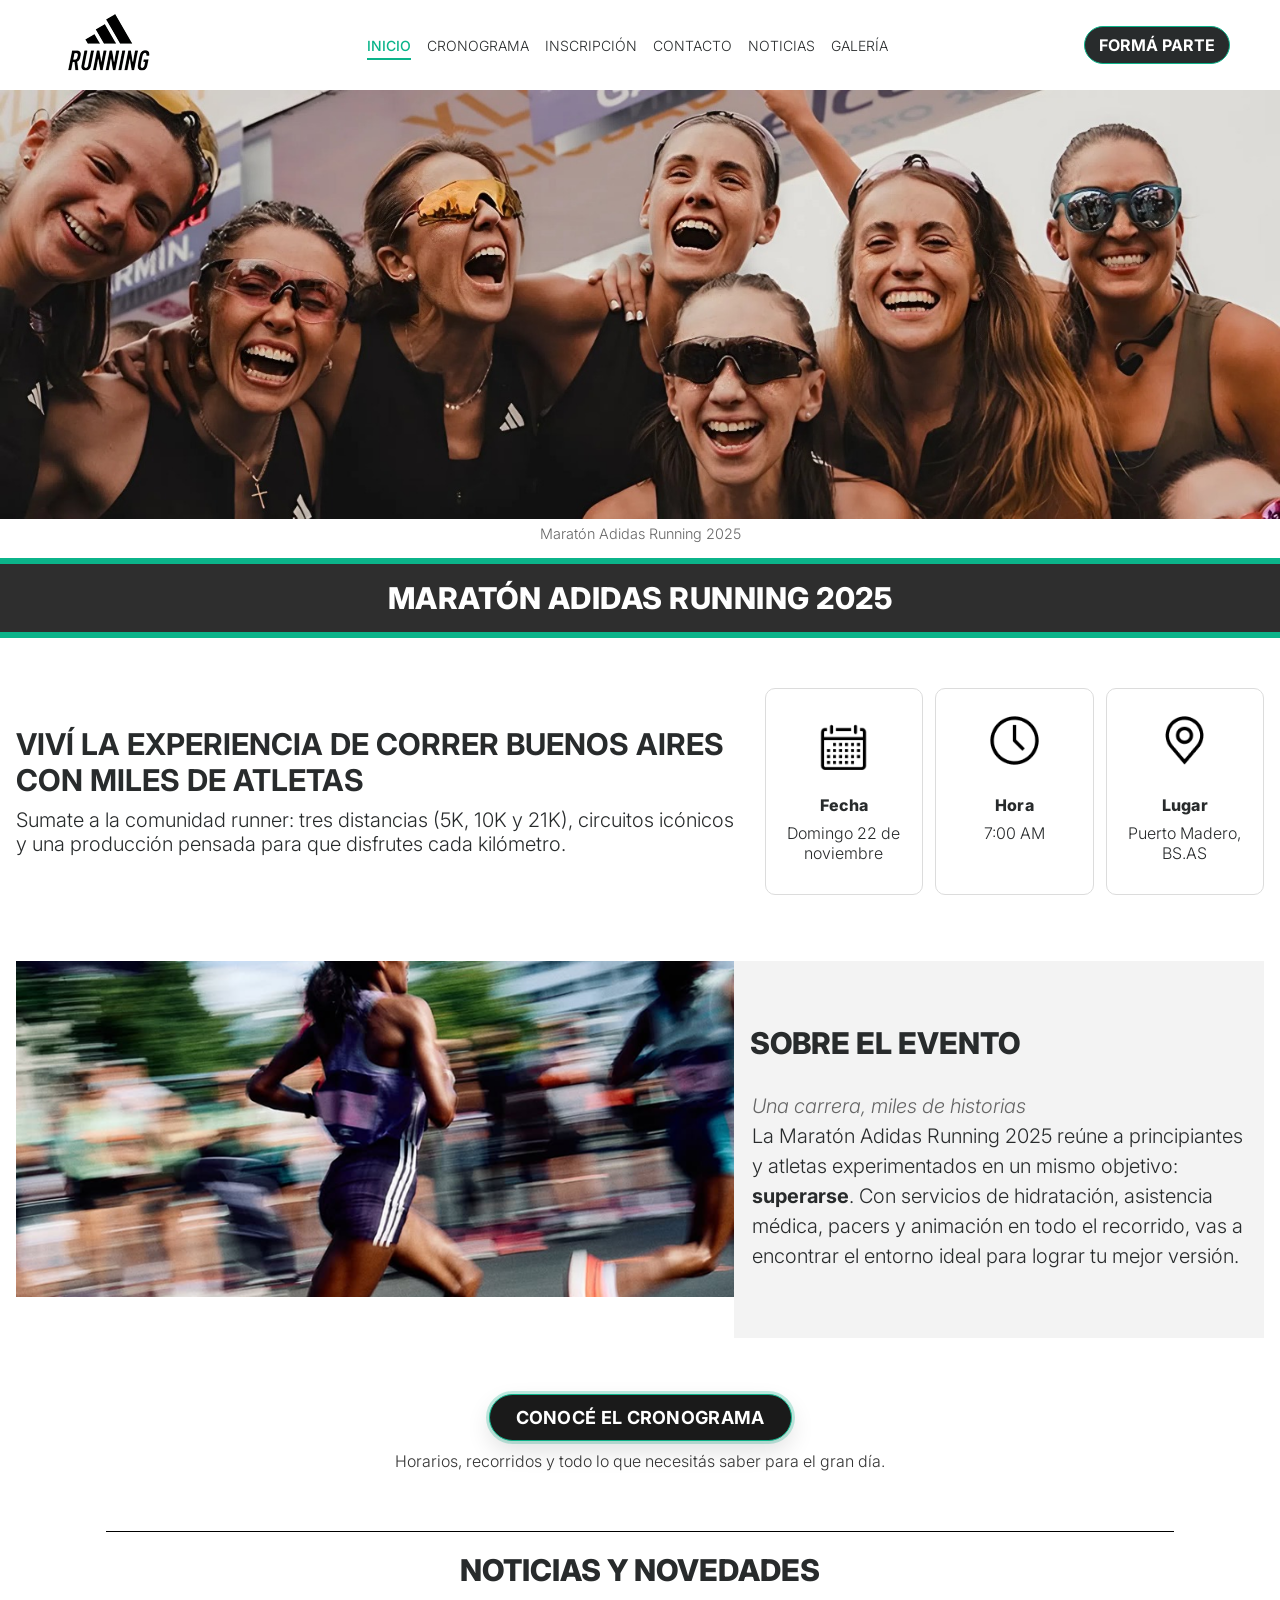
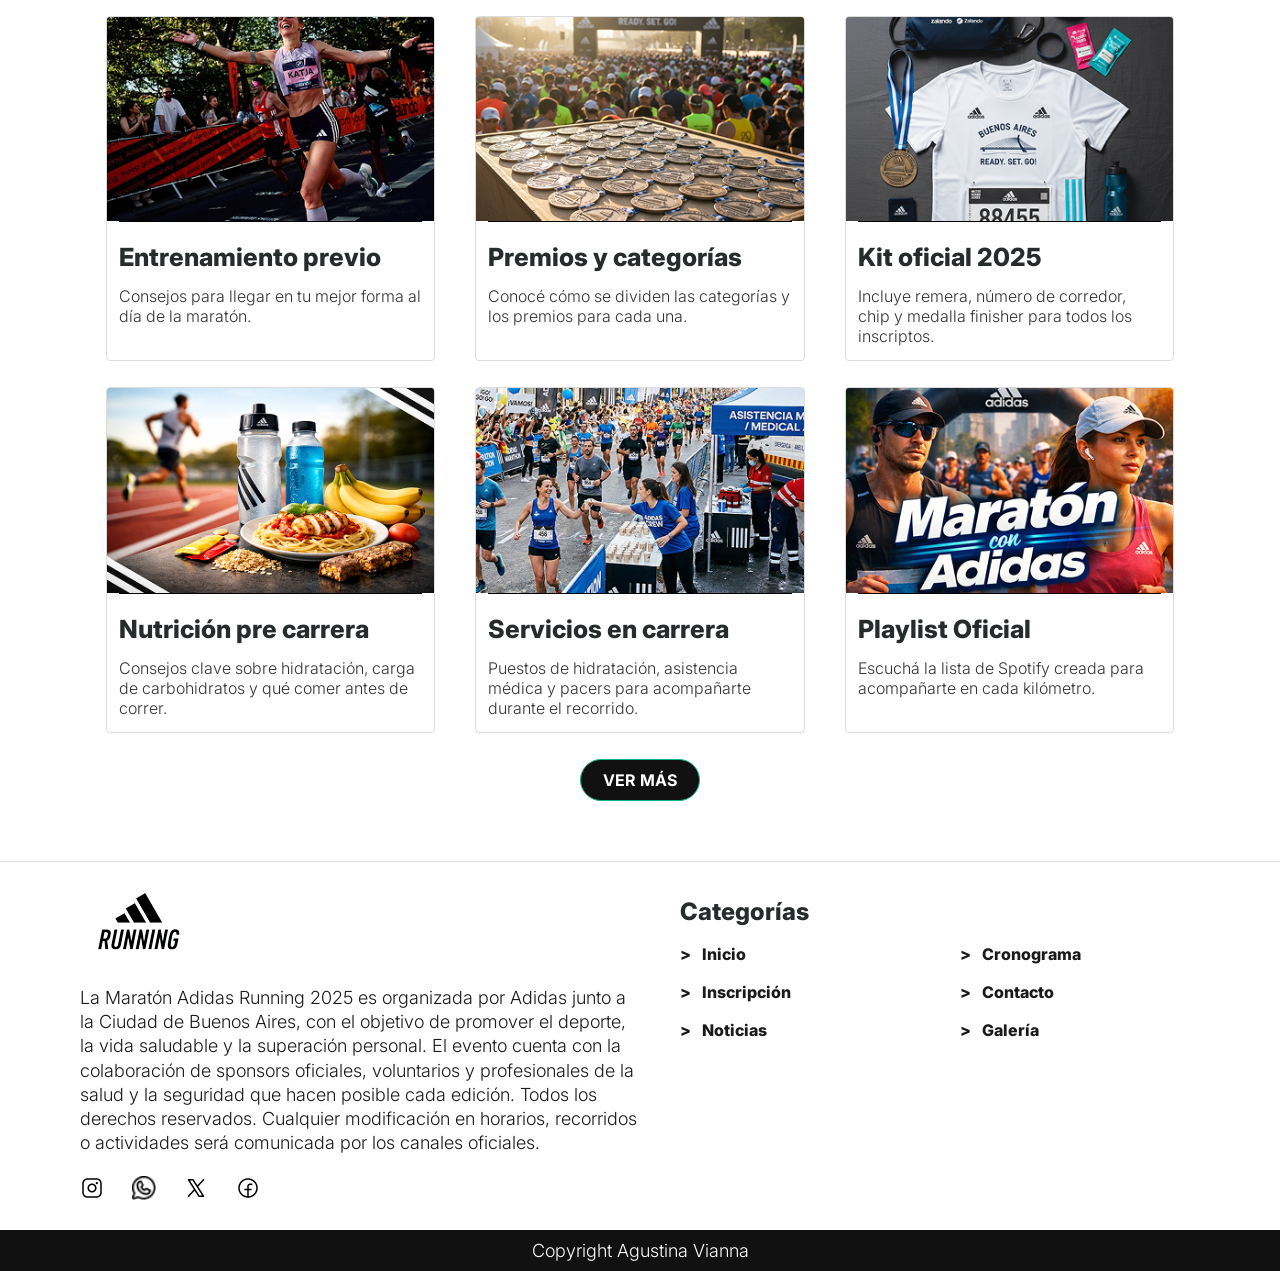
<file: index.html>
<!DOCTYPE html>
<html lang="es">

<head>
    <meta charset="UTF-8">
    <meta name="viewport" content="width=device-width, initial-scale=1.0">
    <title>Inicio | Maratón Adidas Running 2025</title>
    <link rel="stylesheet" href="css/estilos.css">
</head>

<body>
    <header>
        
        <section id="barra">
            <h1>
                <a id="logo" href="index.html">Adidas Maratón Buenos Aires</a>
            </h1>
            <nav>
                <ul>
                    <li><a href="#" class="activo">INICIO</a></li>
                    <li><a href="secciones/cronograma.html">CRONOGRAMA</a></li>
                    <li><a href="secciones/inscripcion.html">INSCRIPCIÓN</a></li>
                    <li><a href="secciones/contacto.html">CONTACTO</a></li>
                    <li><a href="secciones/noticias.html">NOTICIAS</a></li>
                    <li><a href="secciones/galeria.html">GALERÍA</a></li>
                </ul>
            </nav>

            <a id="CTA_forma_parte" href="secciones/inscripcion.html">FORMÁ PARTE</a>

            
        </section>

        <figure id="banner">
            <img src="multimedia/chicas-portada.jpeg" alt="Grupo de corredoras celebrando en la largada">
            <figcaption>Maratón Adidas Running 2025</figcaption>
        </figure>
    </header>

    <main>
        <section id="maraton_titulo">
            <h2>MARATÓN ADIDAS RUNNING 2025</h2>
        </section>

        <section id="intro">
            <article>
                <div class="intro-texto">
                    <h3>VIVÍ LA EXPERIENCIA DE CORRER BUENOS AIRES CON MILES DE ATLETAS</h3>
                    <p>Sumate a la comunidad runner: tres distancias (5K, 10K y 21K), circuitos icónicos y una producción pensada para que disfrutes cada kilómetro.</p>
                </div>

                <section class="intro-datos">
                    <ul>
                        <li id="icon_fecha">
                            <h4>Fecha</h4>
                            <p>Domingo 22 de noviembre</p>
                        </li>
                        <li id="icon_hora">
                            <h4>Hora</h4>
                            <p>7:00 AM</p>
                        </li>
                        <li id="icon_lugar">
                            <h4>Lugar</h4>
                            <p>Puerto Madero, BS.AS</p>
                        </li>
                    </ul>
                </section>
            </article>
        </section>

        <section id="evento">
            <figure>
                <img class="zoom-in" src="multimedia/chica-corre.jpg" alt="Chica corriendo la maraton">
            </figure>
            <div id="columna_evento">
                <h3 class="linea-animada">SOBRE EL EVENTO</h3>
                <article>
                    <p class="text_resaltado"><em>Una carrera, miles de historias</em></p>
                    <p>La Maratón Adidas Running 2025 reúne a principiantes y atletas experimentados en un mismo
                        objetivo: <strong>superarse</strong>. Con servicios de hidratación, asistencia médica, pacers y
                        animación en todo el
                        recorrido, vas a encontrar el entorno ideal para lograr tu mejor versión.</p>
                </article>
            </div>
        </section>

        <section id="boton_cronograma">
            <h3>
                <a href="secciones/cronograma.html">CONOCÉ EL CRONOGRAMA</a>
            </h3>
            <p>Horarios, recorridos y todo lo que necesitás saber para el gran día.</p>
        </section>

        <section id="noticias_novedades">

            <h3>NOTICIAS Y NOVEDADES</h3>

            <div class="tres_noticias">
                <article class="noticia">
                    <figure>
                        <img src="multimedia/entrenamiento.jpg" alt="Corredora entrenando en calle">
                    </figure>
                    <h3>Entrenamiento previo</h3>
                    <p>Consejos para llegar en tu mejor forma al día de la maratón.</p>
                </article>
                <article class="noticia">
                    <figure>
                        <img src="multimedia/medallas.png" alt="Medallas de premiación">
                    </figure>
                    <h3>Premios y categorías</h3>
                    <p>Conocé cómo se dividen las categorías y los premios para cada una.</p>
                </article>
                <article class="noticia">
                    <figure>
                        <img src="multimedia/kit.png" alt="Kit oficial 2025 con remera, dorsal y medalla">
                    </figure>
                    <h3>Kit oficial 2025</h3>
                    <p>Incluye remera, número de corredor, chip y medalla finisher para todos los inscriptos.</p>
                </article>
            </div>

                        <div class="tres_noticias">
                <article class="noticia">
                    <figure>
                        <img src="multimedia/nutri.png" alt="Alimentación e hidratación antes de la carrera">
                    </figure>
                    <h3>Nutrición pre carrera</h3>
                    <p>Consejos clave sobre hidratación, carga de carbohidratos y qué comer antes de correr.</p>
                </article>
                <article class="noticia">
                    <figure>
                        <img src="multimedia/hidratacion.png" alt="Puestos de hidratación y asistencia en carrera">
                    </figure>
                    <h3>Servicios en carrera</h3>
                    <p>Puestos de hidratación, asistencia médica y pacers para acompañarte durante el recorrido.</p>
                </article>
                <article class="noticia">
                    <figure>
                        <img src="multimedia/playlist.png" alt="Playlist motivacional para correr">
                    </figure>
                    <h3>Playlist Oficial</h3>
                    <p>Escuchá la lista de Spotify creada para acompañarte en cada kilómetro.</p>
                </article>
            </div>


            <a href="secciones/noticias.html" class="ver-mas">VER MÁS</a>
        </section>

    </main>



    <footer>
        <section class="footer-info">
            <a href="#" class="logo-footer"></a>

            <p>
                La Maratón Adidas Running 2025 es organizada por Adidas junto a la Ciudad de Buenos Aires,
                con el objetivo de promover el deporte, la vida saludable y la superación personal. El evento cuenta
                con la colaboración de sponsors oficiales, voluntarios y profesionales de la salud y la seguridad
                que hacen posible cada edición. Todos los derechos reservados. Cualquier modificación en horarios,
                recorridos o actividades será comunicada por los canales oficiales.
            </p>

            <ul class="redes-footer">
                <li><a href="https://www.instagram.com/" target="_blank" class="icon-instagram">Instagram</a></li>
                <li><a href="https://wa.me/" target="_blank" class="icon-whatsapp">WhatsApp</a></li>
                <li><a href="https://twitter.com/" target="_blank" class="icon-x">X</a></li>
                <li><a href="https://www.facebook.com/" target="_blank" class="icon-facebook">Facebook</a></li>
            </ul>

        </section>
        <nav class="footer-nav">
            <h3>Categorías</h3>
            <ul class="lista-categorias">
                <li><a href="#" class="link-cat">Inicio</a></li>
                <li><a href="secciones/cronograma.html" class="link-cat">Cronograma</a></li>
                <li><a href="secciones/inscripcion.html" class="link-cat">Inscripción</a></li>
                <li><a href="secciones/contacto.html" class="link-cat">Contacto</a></li>
                <li><a href="secciones/noticias.html" class="link-cat">Noticias</a></li>
                <li><a href="secciones/galeria.html" class="link-cat">Galería</a></li>
            </ul>
        </nav>
    </footer>

    <div class="footer-copy">
        <p>Copyright Agustina Vianna</p>
    </div>

</body>

</html>
</file>
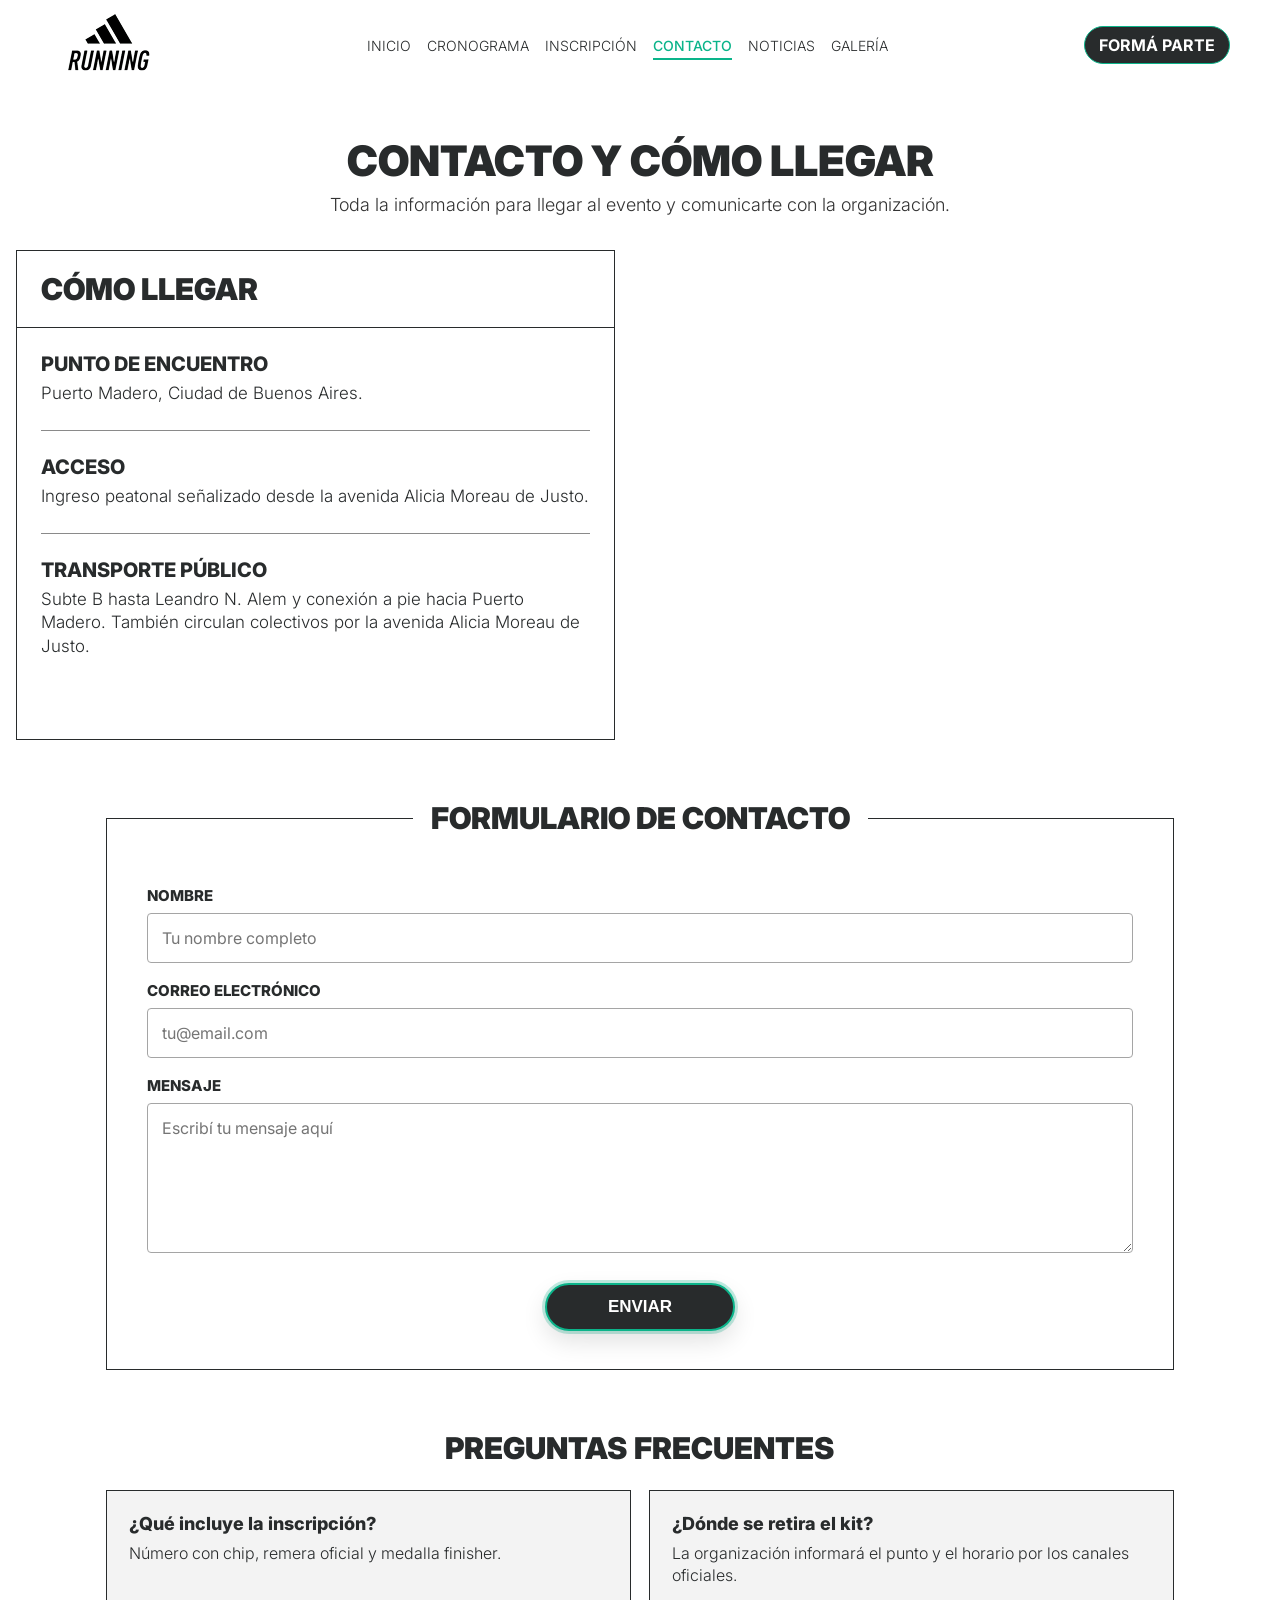
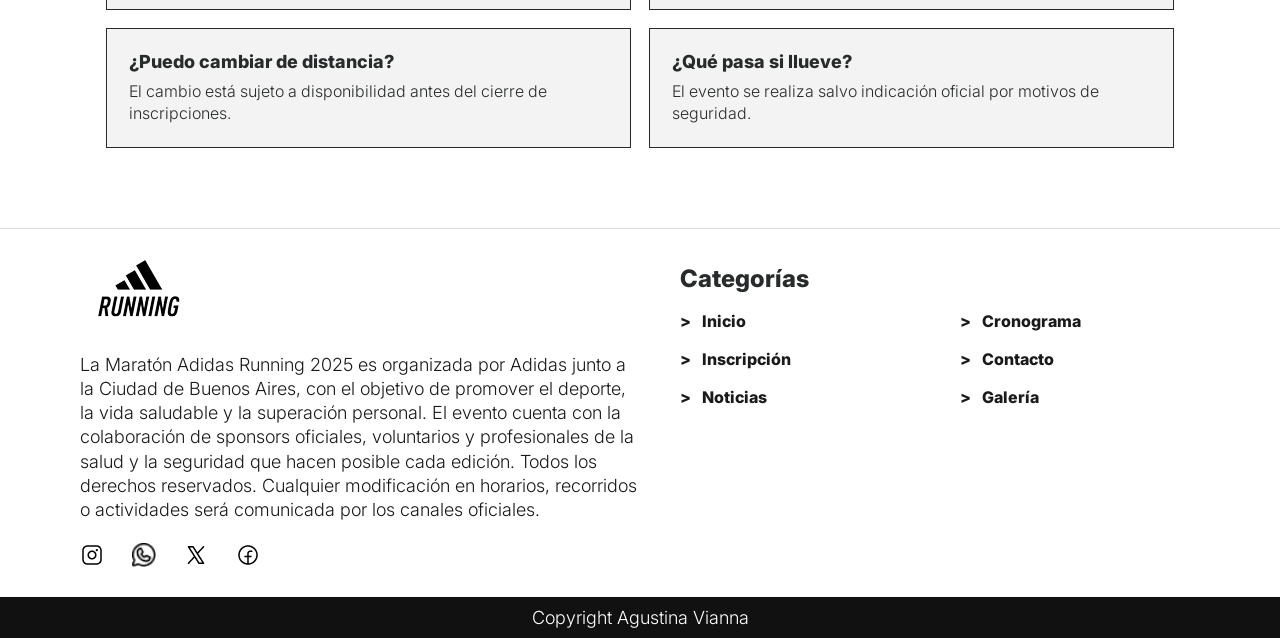
<file: secciones/contacto.html>
<!DOCTYPE html>
<html lang="es">

<head>
    <meta charset="UTF-8">
    <meta name="viewport" content="width=device-width, initial-scale=1.0">
    <title>Contacto | Maratón Adidas Running 2025</title>
    <link rel="stylesheet" href="../css/estilos.css">
</head>

<body>
    <header>
        <section id="barra">
            <h1>
                <a id="logo" href="../index.html">Adidas Maratón Buenos Aires</a>
            </h1>

            <nav>
                <ul>
                    <li><a href="../index.html">INICIO</a></li>
                    <li><a href="cronograma.html">CRONOGRAMA</a></li>
                    <li><a href="inscripcion.html">INSCRIPCIÓN</a></li>
                    <li><a href="#" class="activo">CONTACTO</a></li>
                    <li><a href="noticias.html">NOTICIAS</a></li>
                    <li><a href="galeria.html">GALERÍA</a></li>
                </ul>
            </nav>

            <a id="CTA_forma_parte" href="inscripcion.html">FORMÁ PARTE</a>
        </section>
    </header>

    <main id="contacto">
        <section class="contacto-encabezado">
            <h2>CONTACTO Y CÓMO LLEGAR</h2>
            <p>Toda la información para llegar al evento y comunicarte con la organización.</p>
        </section>

        <section id="como_llegar">
            <article class="como-llegar-info">
                <h3>CÓMO LLEGAR</h3>

                <ul class="indicaciones">
                    <li>
                        <h4>PUNTO DE ENCUENTRO</h4>
                        <p>Puerto Madero, Ciudad de Buenos Aires.</p>
                    </li>
                    <li>
                        <h4>ACCESO</h4>
                        <p>Ingreso peatonal señalizado desde la avenida Alicia Moreau de Justo.</p>
                    </li>
                    <li>
                        <h4>TRANSPORTE PÚBLICO</h4>
                        <p>Subte B hasta Leandro N. Alem y conexión a pie hacia Puerto Madero. También circulan colectivos por la avenida Alicia Moreau de Justo.</p>
                    </li>
                </ul>
            </article>

            <div class="mapa-contacto">
                <iframe
                    src="https://www.google.com/maps?q=Puerto+Madero,+Buenos+Aires&amp;output=embed"
                    title="Mapa de Puerto Madero, Buenos Aires"
                    loading="lazy"
                    allowfullscreen>
                </iframe>
            </div>
        </section>

        <section id="formulario_contacto">
            <form action="#" method="post" class="contacto-form">
                <fieldset>
                    <legend>FORMULARIO DE CONTACTO</legend>

                    <label for="nombre">Nombre</label>
                    <input type="text" id="nombre" name="nombre" placeholder="Tu nombre completo" autocomplete="name" required>

                    <label for="correo">Correo electrónico</label>
                    <input type="email" id="correo" name="correo" placeholder="tu@email.com" autocomplete="email" required>

                    <label for="mensaje">Mensaje</label>
                    <textarea id="mensaje" name="mensaje" rows="6" placeholder="Escribí tu mensaje aquí" required></textarea>

                    <input type="submit" value="ENVIAR" class="btn-enviar">
                </fieldset>
            </form>
        </section>

        <section id="preguntas_frecuentes">
            <h2>PREGUNTAS FRECUENTES</h2>

            <div class="faq-lista">
                <article class="faq-item">
                    <h3>¿Qué incluye la inscripción?</h3>
                    <p>Número con chip, remera oficial y medalla finisher.</p>
                </article>

                <article class="faq-item">
                    <h3>¿Dónde se retira el kit?</h3>
                    <p>La organización informará el punto y el horario por los canales oficiales.</p>
                </article>

                <article class="faq-item">
                    <h3>¿Puedo cambiar de distancia?</h3>
                    <p>El cambio está sujeto a disponibilidad antes del cierre de inscripciones.</p>
                </article>

                <article class="faq-item">
                    <h3>¿Qué pasa si llueve?</h3>
                    <p>El evento se realiza salvo indicación oficial por motivos de seguridad.</p>
                </article>
            </div>
        </section>
    </main>

    <footer>
        <section class="footer-info">
            <a href="../index.html" class="logo-footer" aria-label="Volver al inicio"></a>

            <p>
                La Maratón Adidas Running 2025 es organizada por Adidas junto a la Ciudad de Buenos Aires,
                con el objetivo de promover el deporte, la vida saludable y la superación personal. El evento cuenta
                con la colaboración de sponsors oficiales, voluntarios y profesionales de la salud y la seguridad
                que hacen posible cada edición. Todos los derechos reservados. Cualquier modificación en horarios,
                recorridos o actividades será comunicada por los canales oficiales.
            </p>

            <ul class="redes-footer">
                <li><a href="https://www.instagram.com/" target="_blank" class="icon-instagram">Instagram</a></li>
                <li><a href="https://wa.me/" target="_blank" class="icon-whatsapp">WhatsApp</a></li>
                <li><a href="https://twitter.com/" target="_blank" class="icon-x">X</a></li>
                <li><a href="https://www.facebook.com/" target="_blank" class="icon-facebook">Facebook</a></li>
            </ul>
        </section>

        <nav class="footer-nav">
            <h3>Categorías</h3>
            <ul class="lista-categorias">
                <li><a href="../index.html" class="link-cat">Inicio</a></li>
                <li><a href="cronograma.html" class="link-cat">Cronograma</a></li>
                <li><a href="inscripcion.html" class="link-cat">Inscripción</a></li>
                <li><a href="#" class="link-cat">Contacto</a></li>
                <li><a href="noticias.html" class="link-cat">Noticias</a></li>
                <li><a href="galeria.html" class="link-cat">Galería</a></li>
            </ul>
        </nav>
    </footer>

    <div class="footer-copy">
        <p>Copyright Agustina Vianna</p>
    </div>
</body>

</html>
</file>
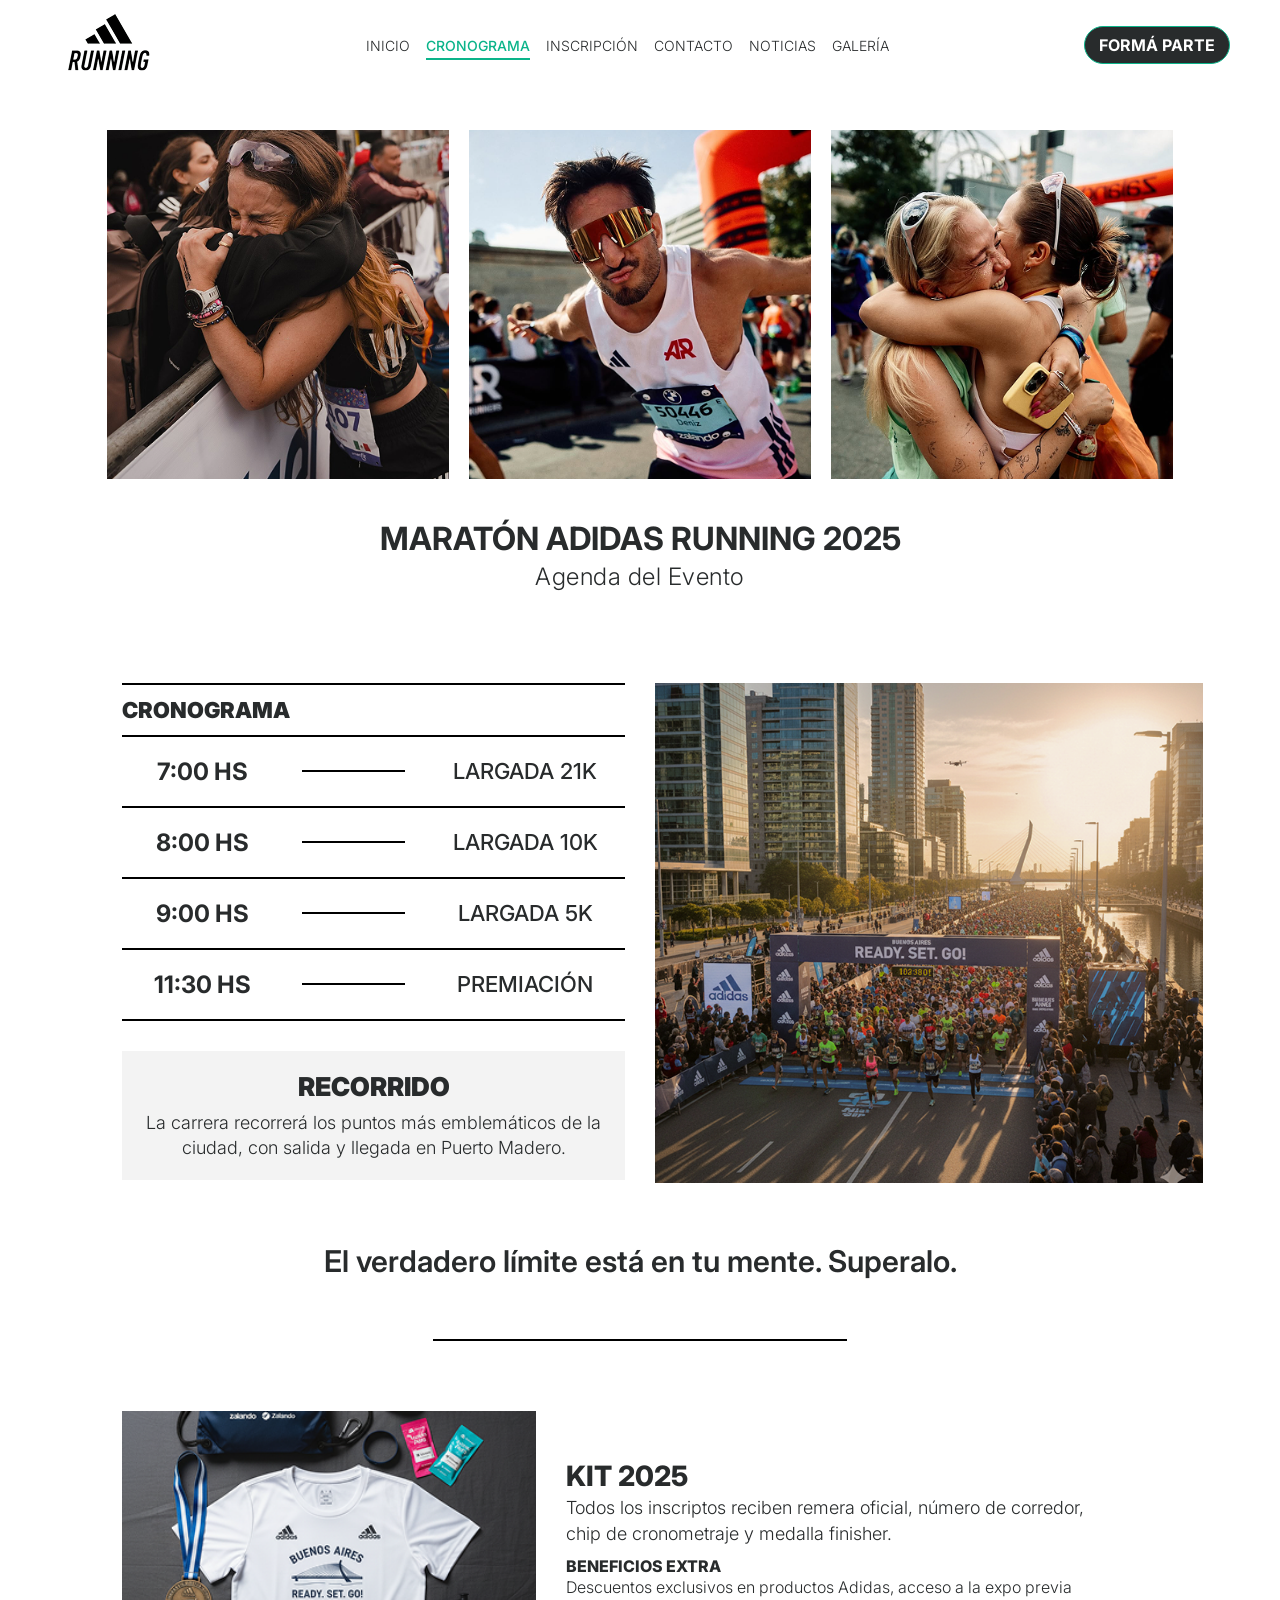
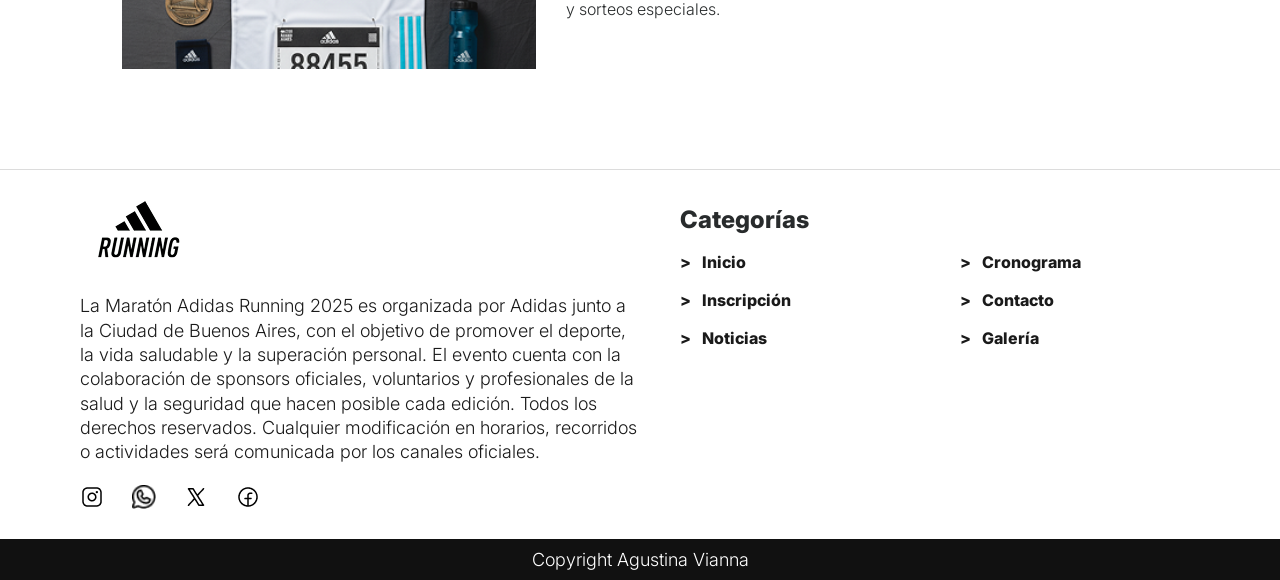
<file: secciones/cronograma.html>
<!DOCTYPE html>
<html lang="es">

<head>
    <meta charset="UTF-8">
    <meta name="viewport" content="width=device-width, initial-scale=1.0">
    <title>Cronograma | Maratón Adidas Running 2025</title>
    <link rel="stylesheet" href="../css/estilos.css">
</head>

<body>
    <header>
        <section id="barra">
            <h1>
                <a id="logo" href="../index.html">Adidas Maratón Buenos Aires</a>
            </h1>
            <nav>
                <ul>
                    <li><a href="../index.html">INICIO</a></li>
                    <li><a href="#" class="activo">CRONOGRAMA</a></li>
                    <li><a href="inscripcion.html">INSCRIPCIÓN</a></li>
                    <li><a href="contacto.html">CONTACTO</a></li>
                    <li><a href="noticias.html">NOTICIAS</a></li>
                    <li><a href="galeria.html">GALERÍA</a></li>
                </ul>
            </nav>

            <a id="CTA_forma_parte" href="../secciones/inscripcion.html">FORMÁ PARTE</a>

        </section>
    </header>




    <main id="cronograma">

        <section id="inicio">
            <figure>
                <img class="zoom-in" src="../multimedia/abrazo-1.jpg" alt="Corredora emocionada en la llegada">
                <img class="zoom-in" src="../multimedia/chico-maraton.jpg" alt="Corredor celebrando">
                <img class="zoom-in" src="../multimedia/abrazo-2.jpg" alt="Dos corredoras abrazándose">
            </figure>
            <h2>MARATÓN ADIDAS RUNNING 2025</h2>
            <h3 class="linea-animada">Agenda del Evento</h3>
        </section>

        <section id="cronograma_bloque">

            <div class="cronograma-columna">

                <h3>CRONOGRAMA</h3>

                <ul class="tabla-crono">
                    <li>
                        <span class="hora">7:00 HS</span>
                        <span class="linea"></span>
                        <span class="evento">LARGADA 21K</span>
                    </li>
                    <li>
                        <span class="hora">8:00 HS</span>
                        <span class="linea"></span>
                        <span class="evento">LARGADA 10K</span>
                    </li>
                    <li>
                        <span class="hora">9:00 HS</span>
                        <span class="linea"></span>
                        <span class="evento">LARGADA 5K</span>
                    </li>
                    <li>
                        <span class="hora">11:30 HS</span>
                        <span class="linea"></span>
                        <span class="evento">PREMIACIÓN</span>
                    </li>
                </ul>

                <div class="recorrido">
                    <h4>RECORRIDO</h4>
                    <p>La carrera recorrerá los puntos más emblemáticos de la ciudad,
                        con salida y llegada en Puerto Madero.</p>
                </div>

            </div>

            <figure class="cronograma-img">
                <img src="../multimedia/maraton.png" alt="Imagen del recorrido de la maratón">
            </figure>

        </section>



        <section id="frase_motivacional">
            <h2>El verdadero límite está en tu mente. Superalo.</h2>
            <div class="frase-linea"></div>
        </section>


        <section id="kit_2025">

            <figure class="kit-img">
                <img src="../multimedia/kit.png" alt="Kit oficial del corredor con remera, número y medalla">
            </figure>

            <div class="kit-texto">
                <h3>KIT 2025</h3>

                <p>
                    Todos los inscriptos reciben remera oficial, número de corredor,
                    chip de cronometraje y medalla finisher.
                </p>

                <article class="beneficios">
                    <h4>BENEFICIOS EXTRA</h4>
                    <p>
                        Descuentos exclusivos en productos Adidas, acceso a la expo previa y sorteos especiales.
                    </p>
                </article>
            </div>

        </section>

    </main>

    <footer>
        <section class="footer-info">
            <a href="../index.html" class="logo-footer"></a>

            <p>
                La Maratón Adidas Running 2025 es organizada por Adidas junto a la Ciudad de Buenos Aires,
                con el objetivo de promover el deporte, la vida saludable y la superación personal. El evento cuenta
                con la colaboración de sponsors oficiales, voluntarios y profesionales de la salud y la seguridad
                que hacen posible cada edición. Todos los derechos reservados. Cualquier modificación en horarios,
                recorridos o actividades será comunicada por los canales oficiales.
            </p>

            <ul class="redes-footer">
                <li><a href="https://www.instagram.com/" target="_blank" class="icon-instagram">Instagram</a></li>
                <li><a href="https://wa.me/" target="_blank" class="icon-whatsapp">WhatsApp</a></li>
                <li><a href="https://twitter.com/" target="_blank" class="icon-x">X</a></li>
                <li><a href="https://www.facebook.com/" target="_blank" class="icon-facebook">Facebook</a></li>
            </ul>

        </section>
        <nav class="footer-nav">
            <h3>Categorías</h3>
            <ul class="lista-categorias">
                <li><a href="../index.html" class="link-cat">Inicio</a></li>
                <li><a href="#" class="link-cat">Cronograma</a></li>
                <li><a href="inscripcion.html" class="link-cat">Inscripción</a></li>
                <li><a href="contacto.html" class="link-cat">Contacto</a></li>
                <li><a href="noticias.html" class="link-cat">Noticias</a></li>
                <li><a href="galeria.html" class="link-cat">Galería</a></li>
            </ul>
        </nav>
    </footer>

    <div class="footer-copy">
        <p>Copyright Agustina Vianna</p>
    </div>


</body>

</html>
</file>
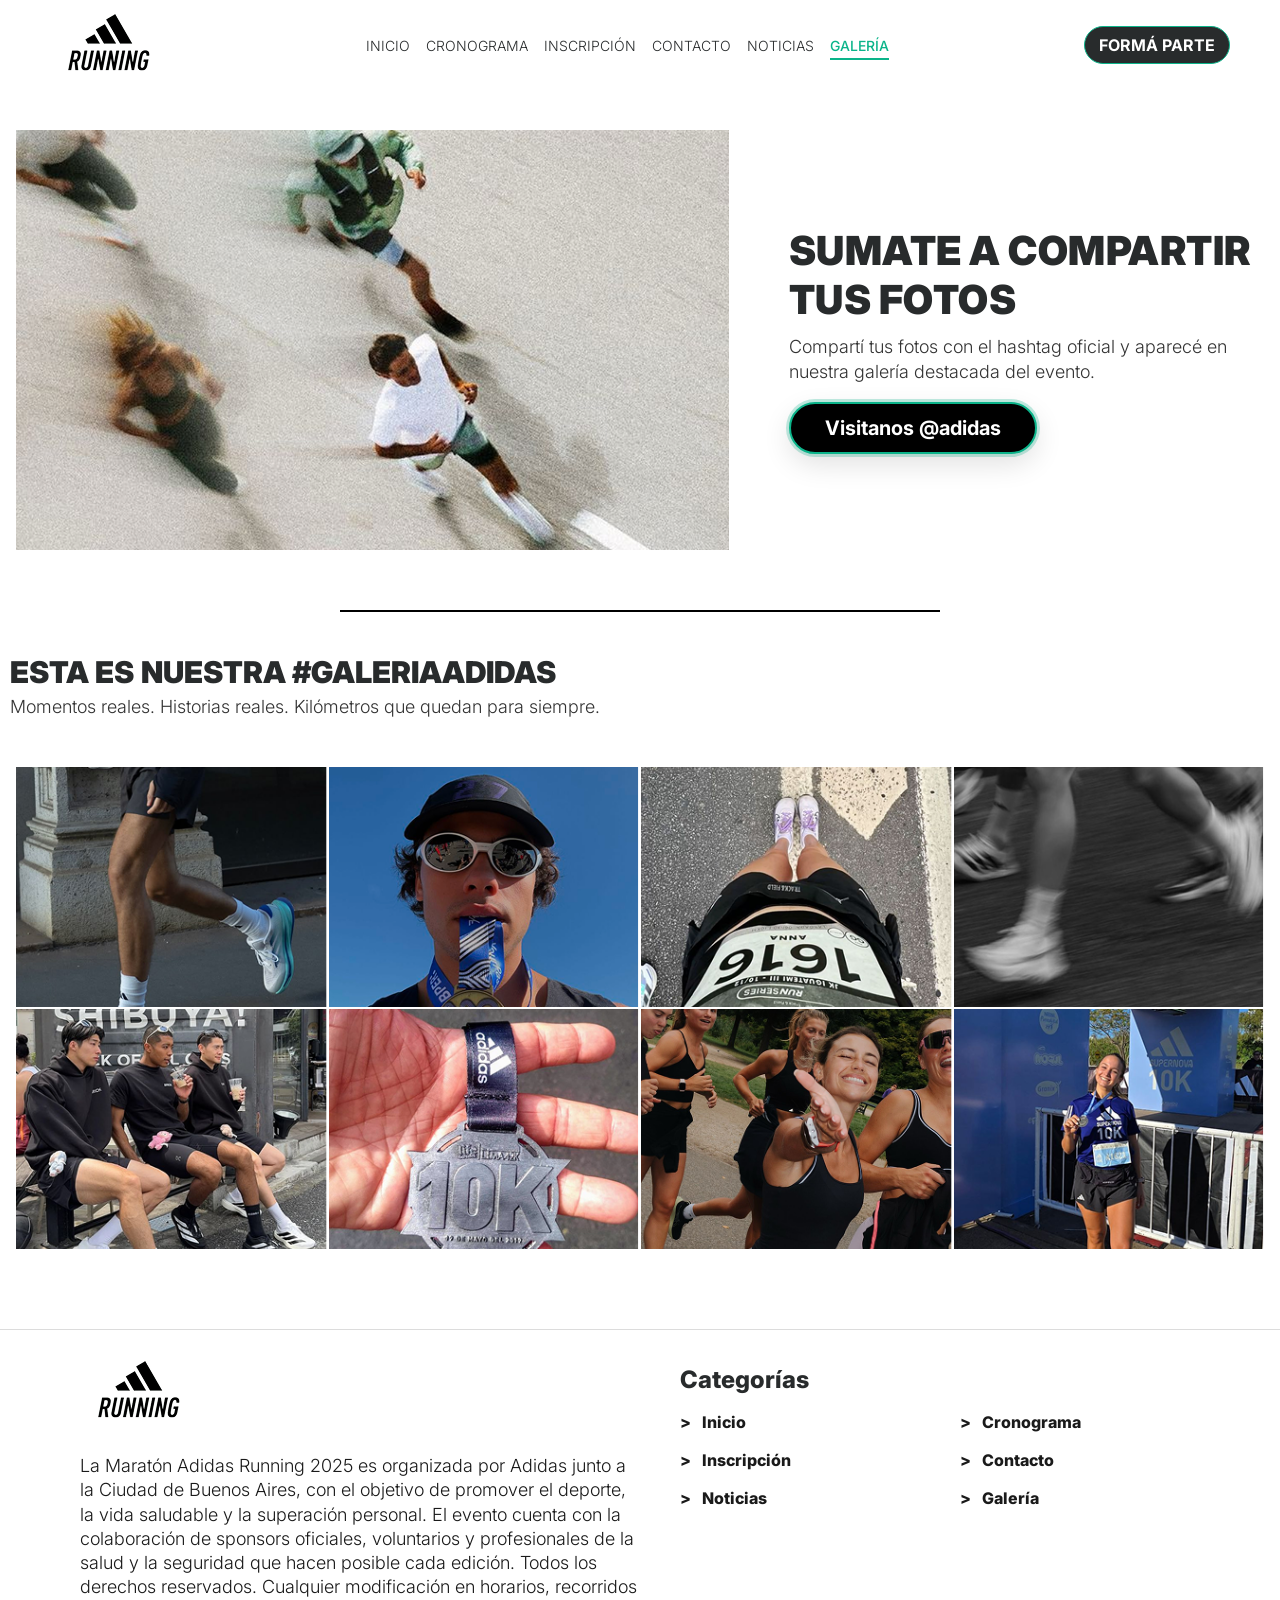
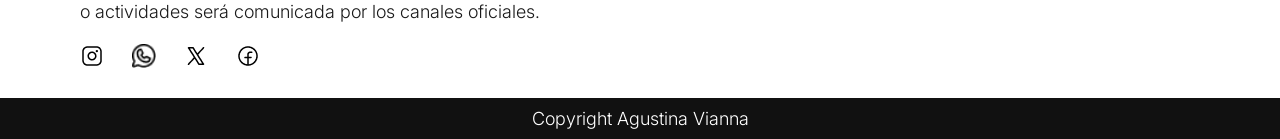
<file: secciones/galeria.html>
<!DOCTYPE html>
<html lang="es">

<head>
    <meta charset="UTF-8">
    <meta name="viewport" content="width=device-width, initial-scale=1.0">
    <title>Galería | Maratón Adidas Running 2025</title>
    <link rel="stylesheet" href="../css/estilos.css">
</head>

<body>
    <header>
        <section id="barra">
            <h1>
                <a id="logo" href="../index.html">Adidas Maratón Buenos Aires</a>
            </h1>
            <nav>
                <ul>
                    <li><a href="../index.html">INICIO</a></li>
                    <li><a href="cronograma.html">CRONOGRAMA</a></li>
                    <li><a href="inscripcion.html">INSCRIPCIÓN</a></li>
                    <li><a href="contacto.html">CONTACTO</a></li>
                    <li><a href="noticias.html">NOTICIAS</a></li>
                    <li><a href="#" class="activo">GALERÍA</a></li>
                </ul>
            </nav>

            <a id="CTA_forma_parte" href="../secciones/inscripcion.html">FORMÁ PARTE</a>

        </section>
    </header>

    <main>
        <div id="galeria_hero">
            <div class="galeria-hero-img"></div>

            <article class="galeria-hero-texto">
                <h2>SUMATE A COMPARTIR TUS FOTOS</h2>
                <p>
                    Compartí tus fotos con el hashtag oficial y aparecé en nuestra galería destacada del evento.
                </p>

                <a class="btngaleria" href="https://www.instagram.com/adidasar/" target="_blank">Visitanos @adidas</a>

            </article>
        </div>


        <div class="insc-linea"></div>


        <section id="galeria_titulo">
            <h3>ESTA ES NUESTRA <span>#GALERIAADIDAS</span></h3>
            <p>Momentos reales. Historias reales. Kilómetros que quedan para siempre.</p>
        </section>

        <div id="galeria_grid">
            <div class="galeria-grid">

                <a class="galeria-item g1">
                    <span class="galeria-overlay">
                        <strong>Salida</strong>
                        <small>El primer paso cuenta.</small>
                    </span>
                </a>

                <a class="galeria-item g2">
                    <span class="galeria-overlay">
                        <strong>Medalla</strong>
                        <small>Tu esfuerzo, tu premio.</small>
                    </span>
                </a>

                <a class="galeria-item g3">
                    <span class="galeria-overlay">
                        <strong>Dorsal</strong>
                        <small>Listos para correr.</small>
                    </span>
                </a>

                <a class="galeria-item g4">
                    <span class="galeria-overlay">
                        <strong>Ritmo</strong>
                        <small>En movimiento.</small>
                    </span>
                </a>

                <a class="galeria-item g5">
                    <span class="galeria-overlay">
                        <strong>Equipo</strong>
                        <small>Se corre mejor acompañado.</small>
                    </span>
                </a>

                <a class="galeria-item g6">
                    <span class="galeria-overlay">
                        <strong>Finisher</strong>
                        <small>Llegaste.</small>
                    </span>
                </a>

                <a class="galeria-item g7">
                    <span class="galeria-overlay">
                        <strong>Sonrisas</strong>
                        <small>Momentos que quedan.</small>
                    </span>
                </a>

                <a class="galeria-item g8">
                    <span class="galeria-overlay">
                        <strong>Largada</strong>
                        <small>Buenos Aires vibra.</small>
                    </span>
                </a>

            </div>
        </div>
    </main>


    <footer>
        <section class="footer-info">
            <a href="../index.html" class="logo-footer"></a>

            <p>
                La Maratón Adidas Running 2025 es organizada por Adidas junto a la Ciudad de Buenos Aires,
                con el objetivo de promover el deporte, la vida saludable y la superación personal. El evento cuenta
                con la colaboración de sponsors oficiales, voluntarios y profesionales de la salud y la seguridad
                que hacen posible cada edición. Todos los derechos reservados. Cualquier modificación en horarios,
                recorridos o actividades será comunicada por los canales oficiales.
            </p>

            <ul class="redes-footer">
                <li><a href="https://www.instagram.com/" target="_blank" class="icon-instagram">Instagram</a></li>
                <li><a href="https://wa.me/" target="_blank" class="icon-whatsapp">WhatsApp</a></li>
                <li><a href="https://twitter.com/" target="_blank" class="icon-x">X</a></li>
                <li><a href="https://www.facebook.com/" target="_blank" class="icon-facebook">Facebook</a></li>
            </ul>

        </section>
        <nav class="footer-nav">
            <h3>Categorías</h3>
            <ul class="lista-categorias">
                <li><a href="../index.html" class="link-cat">Inicio</a></li>
                <li><a href="cronograma.html" class="link-cat">Cronograma</a></li>
                <li><a href="inscripcion.html" class="link-cat">Inscripción</a></li>
                <li><a href="contacto.html" class="link-cat">Contacto</a></li>
                <li><a href="noticias.html" class="link-cat">Noticias</a></li>
                <li><a href="#" class="link-cat">Galería</a></li>
            </ul>
        </nav>
    </footer>

    <div class="footer-copy">
        <p>Copyright Agustina Vianna</p>
    </div>


</body>

</html>
</file>
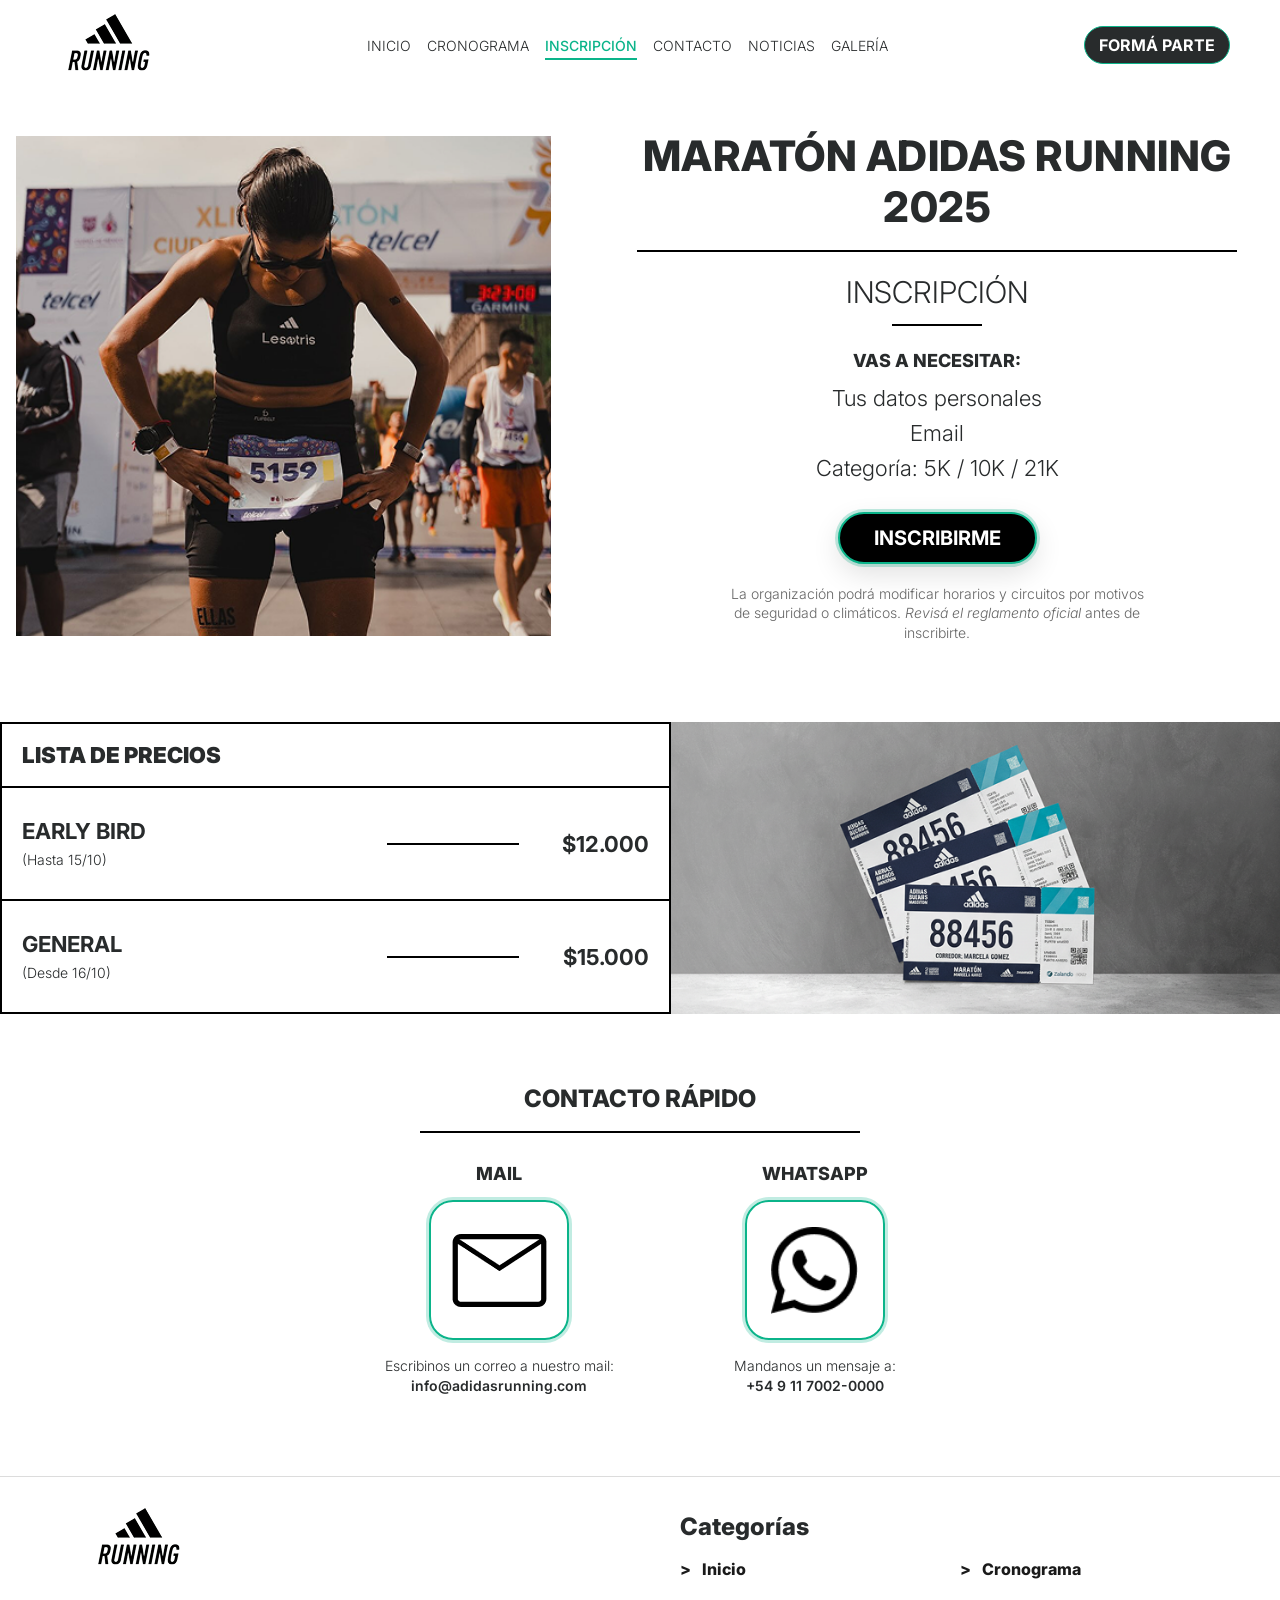
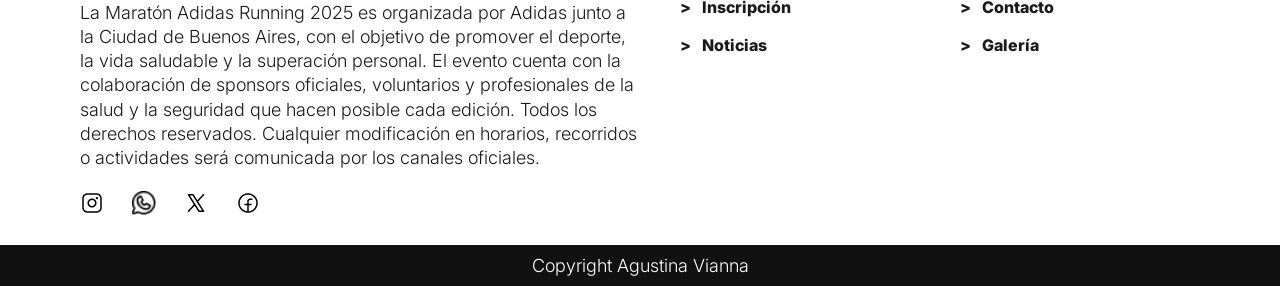
<file: secciones/inscripcion.html>
<!DOCTYPE html>
<html lang="es">

<head>
    <meta charset="UTF-8">
    <meta name="viewport" content="width=device-width, initial-scale=1.0">
    <title>Inscripción | Maratón Adidas Running 2025</title>
    <link rel="stylesheet" href="../css/estilos.css">
</head>

<body>
    <header>
        <section id="barra">
            <h1>
                <a id="logo" href="../index.html">Adidas Maratón Buenos Aires</a>
            </h1>
            <nav>
                <ul>
                    <li><a href="../index.html">INICIO</a></li>
                    <li><a href="cronograma.html">CRONOGRAMA</a></li>
                    <li><a href="#" class="activo">INSCRIPCIÓN</a></li>
                    <li><a href="contacto.html">CONTACTO</a></li>
                    <li><a href="noticias.html">NOTICIAS</a></li>
                    <li><a href="galeria.html">GALERÍA</a></li>
                </ul>
            </nav>

            <a id="CTA_forma_parte" href="../secciones/inscripcion.html">FORMÁ PARTE</a>

        </section>
    </header>

    <main id="inscripcion">

        <section id="insc_intro">
            <div class="insc-foto">
                <figure></figure>
            </div>

            <div class="insc-texto">
                <h2>MARATÓN ADIDAS RUNNING 2025</h2>
                <div class="insc-linea"></div>

                <h3>INSCRIPCIÓN</h3>

                <div class="insc-linea-chica"></div>

                <p class="insc-subtitulo">VAS A NECESITAR:</p>

                <ul>
                    <li>Tus datos personales</li>
                    <li>Email</li>
                    <li>Categoría: 5K / 10K / 21K</li>
                </ul>

                <a href="#" class="btn-inscribirme">INSCRIBIRME</a>

                <p class="insc-aclaracion">
                    La organización podrá modificar horarios y circuitos por motivos de seguridad o climáticos.
                    <em>Revisá el reglamento oficial</em> antes de inscribirte.
                </p>
            </div>
        </section>


        <!-- LISTA DE PRECIOS + FOTO TICKETS -->
        <section id="insc_precios">
            <div class="precios-tabla">
                <h3>LISTA DE PRECIOS</h3>
                <ul>
                    <li>
                        <div class="tipo">
                            <strong>EARLY BIRD</strong>
                            <span>(Hasta 15/10)</span>
                        </div>
                        <div class="linea"></div>
                        <div class="monto"><strong>$12.000</strong></div>
                    </li>
                    <li>
                        <div class="tipo">
                            <strong>GENERAL</strong>
                            <span>(Desde 16/10)</span>
                        </div>
                        <div class="linea"></div>
                        <div class="monto"><strong>$15.000</strong></div>
                    </li>
                </ul>
            </div>

            <figure class="precios-img"></figure>

        </section>

        <section id="contacto_rapido" class="zoom-in">
            <h3>CONTACTO RÁPIDO</h3>
            <div class="contacto-linea"></div>

            <div class="contacto-grid">

                <!-- MAIL -->
                <div class="contacto-tarjeta">
                    <h4>MAIL</h4>
                    <a href="mailto:info@adidasrunning.com" class="icono-contacto">
                        <span class="icono-mail"></span>
                    </a>
                    <p>
                        Escribinos un correo a nuestro mail:<br>
                        <a href="mailto:info@adidasrunning.com">info@adidasrunning.com</a>
                    </p>
                </div>

                <!-- WHATSAPP -->
                <div class="contacto-tarjeta">
                    <h4>WHATSAPP</h4>
                    <a href="https://wa.me/5491170020000" target="_blank" class="icono-contacto">
                        <span class="icono-whatsapp"></span>
                    </a>
                    <p>
                        Mandanos un mensaje a:<br>
                        <a href="https://wa.me/5491170020000" target="_blank">+54 9 11 7002-0000</a>
                    </p>
                </div>

            </div>
        </section>


    </main>

    <footer>
        <section class="footer-info">
            <a href="../index.html" class="logo-footer"></a>

            <p>
                La Maratón Adidas Running 2025 es organizada por Adidas junto a la Ciudad de Buenos Aires,
                con el objetivo de promover el deporte, la vida saludable y la superación personal. El evento cuenta
                con la colaboración de sponsors oficiales, voluntarios y profesionales de la salud y la seguridad
                que hacen posible cada edición. Todos los derechos reservados. Cualquier modificación en horarios,
                recorridos o actividades será comunicada por los canales oficiales.
            </p>

            <ul class="redes-footer">
                <li><a href="https://www.instagram.com/" target="_blank" class="icon-instagram">Instagram</a></li>
                <li><a href="https://wa.me/" target="_blank" class="icon-whatsapp">WhatsApp</a></li>
                <li><a href="https://twitter.com/" target="_blank" class="icon-x">X</a></li>
                <li><a href="https://www.facebook.com/" target="_blank" class="icon-facebook">Facebook</a></li>
            </ul>

        </section>
        <nav class="footer-nav">
            <h3>Categorías</h3>
            <ul class="lista-categorias">
                <li><a href="../index.html" class="link-cat">Inicio</a></li>
                <li><a href="../secciones/cronograma.html" class="link-cat">Cronograma</a></li>
                <li><a href="#" class="link-cat">Inscripción</a></li>
                <li><a href="contacto.html" class="link-cat">Contacto</a></li>
                <li><a href="noticias.html" class="link-cat">Noticias</a></li>
                <li><a href="galeria.html" class="link-cat">Galería</a></li>
            </ul>
        </nav>
    </footer>

    <div class="footer-copy">
        <p>Copyright Agustina Vianna</p>
    </div>

</body>

</html>
</file>
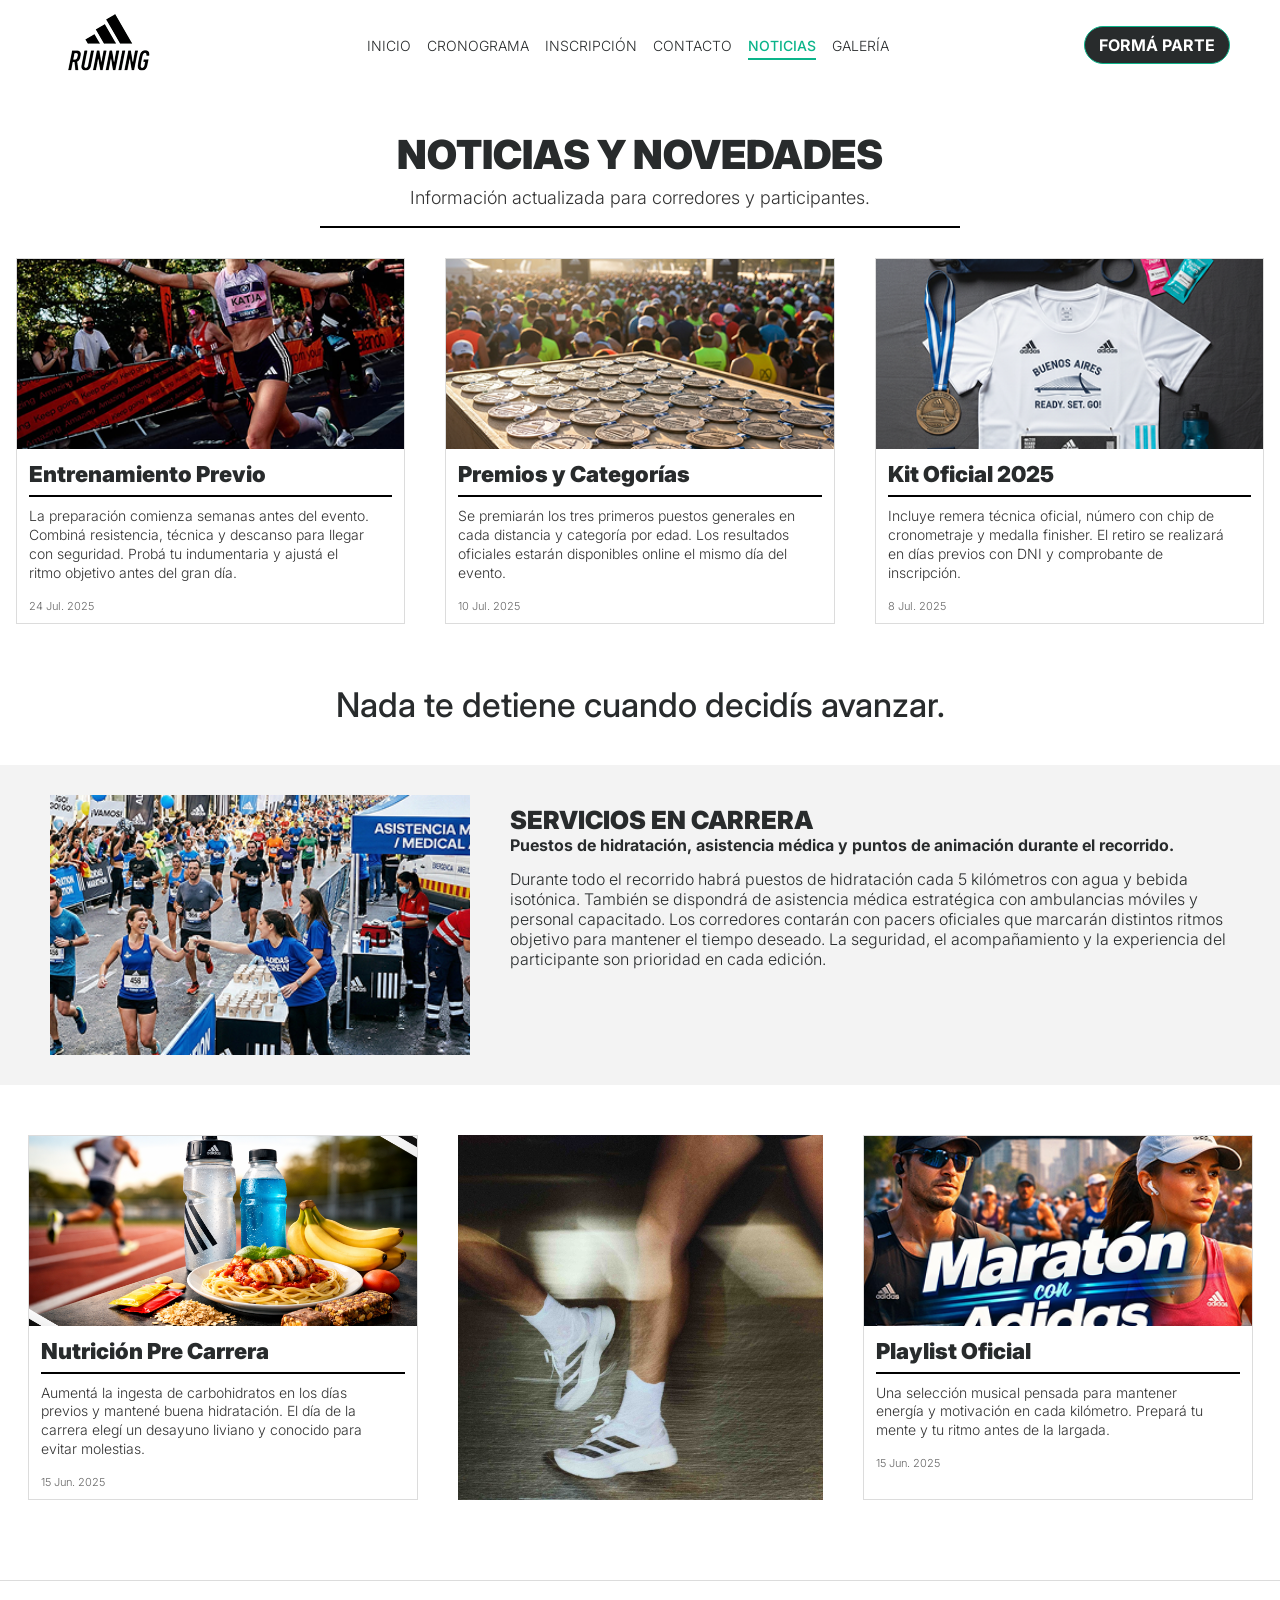
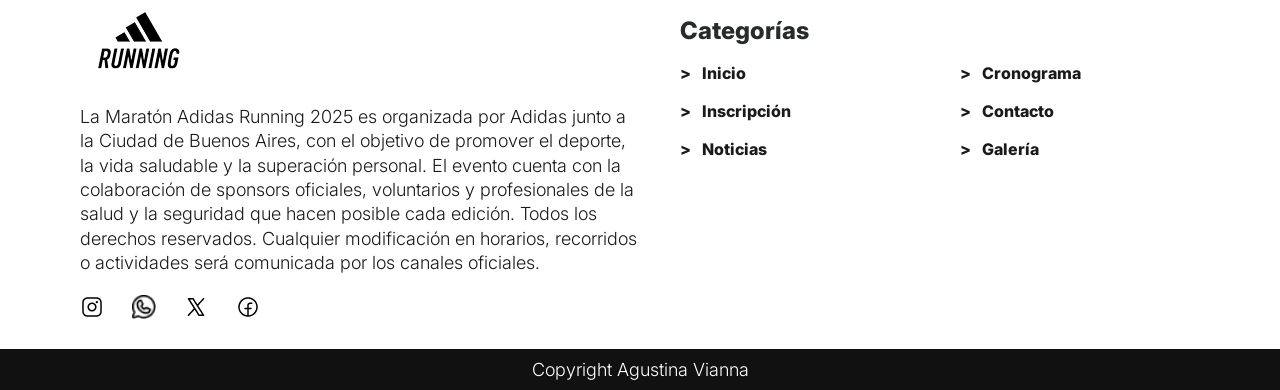
<file: secciones/noticias.html>
<!DOCTYPE html>
<html lang="es">

<head>
    <meta charset="UTF-8">
    <meta name="viewport" content="width=device-width, initial-scale=1.0">
    <title>Noticias | Maratón Adidas Running 2025</title>
    <link rel="stylesheet" href="../css/estilos.css">
</head>

<body>
    <header>
        <section id="barra">
            <h1>
                <a id="logo" href="../index.html">Adidas Maratón Buenos Aires</a>
            </h1>
            <nav>
                <ul>
                    <li><a href="../index.html">INICIO</a></li>
                    <li><a href="cronograma.html">CRONOGRAMA</a></li>
                    <li><a href="inscripcion.html">INSCRIPCIÓN</a></li>
                    <li><a href="contacto.html">CONTACTO</a></li>
                    <li><a href="#" class="activo">NOTICIAS</a></li>
                    <li><a href="galeria.html">GALERÍA</a></li>
                </ul>
            </nav>

            <a id="CTA_forma_parte" href="../secciones/inscripcion.html">FORMÁ PARTE</a>

        </section>
    </header>
<main>

    <!-- TÍTULO -->
    <section id="noticias_header">
      <h2>NOTICIAS Y NOVEDADES</h2>
      <p>Información actualizada para corredores y participantes.</p>
      <div class="noticias-linea"></div>
    </section>

    <!-- 3 NOTICIAS ARRIBA -->
    <section id="noticias_top">
      <div class="noticias-grid-3">

        <a class="noticia-card" href="#entrenamiento" id="entrenamiento">
          <figure class="noticia-img nt1" aria-label="Entrenamiento previo"></figure>
          <h3>Entrenamiento Previo</h3>
          <p>
            La preparación comienza semanas antes del evento. Combiná resistencia, técnica y descanso para llegar con seguridad.
            Probá tu indumentaria y ajustá el ritmo objetivo antes del gran día.
          </p>
          <small class="noticia-fecha">24 Jul. 2025</small>
        </a>

        <a class="noticia-card" href="#premios" id="premios">
          <figure class="noticia-img nt2" aria-label="Premios y categorías"></figure>
          <h3>Premios y Categorías</h3>
          <p>
            Se premiarán los tres primeros puestos generales en cada distancia y categoría por edad.
            Los resultados oficiales estarán disponibles online el mismo día del evento.
          </p>
          <small class="noticia-fecha">10 Jul. 2025</small>
        </a>

        <a class="noticia-card" href="#kit" id="kit">
          <figure class="noticia-img nt3"></figure>
          <h3>Kit Oficial 2025</h3>
          <p>
            Incluye remera técnica oficial, número con chip de cronometraje y medalla finisher.
            El retiro se realizará en días previos con DNI y comprobante de inscripción.
          </p>
          <small class="noticia-fecha">8 Jul. 2025</small>
        </a>

      </div>
    </section>

    <!-- FRASE GRANDE -->
    <section id="noticias_frase">
      <h2>Nada te detiene cuando decidís avanzar.</h2>
    </section>

    <!-- BLOQUE DESTACADO -->
    <div id="noticias_destacado">
      <div class="destacado-img" ></div>

      <article class="destacado-texto" id="servicios">
        <h2>SERVICIOS EN CARRERA</h2>
        <p class="destacado-bajada">
          <strong>Puestos de hidratación, asistencia médica y puntos de animación durante el recorrido.</strong>
        </p>
        <p class="texto-destacado">
          Durante todo el recorrido habrá puestos de hidratación cada 5 kilómetros con agua y bebida isotónica.
          También se dispondrá de asistencia médica estratégica con ambulancias móviles y personal capacitado.
          Los corredores contarán con pacers oficiales que marcarán distintos ritmos objetivo para mantener el tiempo deseado.
          La seguridad, el acompañamiento y la experiencia del participante son prioridad en cada edición.
        </p>
      </article>
    </div>

    <!-- 3 BLOQUES ABAJO (izq card / centro imagen grande / der card) -->
    <section id="noticias_bottom">
      <div class="noticias-grid-bottom">

        <a class="noticia-card" href="#nutricion" id="nutricion">
          <figure class="noticia-img nb1" aria-label="Nutrición pre carrera"></figure>
          <h3>Nutrición Pre Carrera</h3>
          <p>
            Aumentá la ingesta de carbohidratos en los días previos y mantené buena hidratación.
            El día de la carrera elegí un desayuno liviano y conocido para evitar molestias.
          </p>
          <small class="noticia-fecha">15 Jun. 2025</small>
        </a>

        <div class="noticia-media-grande"></div>

        <a class="noticia-card" href="#playlist" id="playlist">
          <figure class="noticia-img nb3" aria-label="Playlist oficial"></figure>
          <h3>Playlist Oficial</h3>
          <p>
            Una selección musical pensada para mantener energía y motivación en cada kilómetro. 
                        Prepará tu mente y tu ritmo antes de la largada.

          </p>
          <small class="noticia-fecha">15 Jun. 2025</small>
        </a>

      </div>
    </section>

  </main>


    <footer>
        <section class="footer-info">
            <a href="../index.html" class="logo-footer"></a>

            <p>
                La Maratón Adidas Running 2025 es organizada por Adidas junto a la Ciudad de Buenos Aires,
                con el objetivo de promover el deporte, la vida saludable y la superación personal. El evento cuenta
                con la colaboración de sponsors oficiales, voluntarios y profesionales de la salud y la seguridad
                que hacen posible cada edición. Todos los derechos reservados. Cualquier modificación en horarios,
                recorridos o actividades será comunicada por los canales oficiales.
            </p>

            <ul class="redes-footer">
                <li><a href="https://www.instagram.com/" target="_blank" class="icon-instagram">Instagram</a></li>
                <li><a href="https://wa.me/" target="_blank" class="icon-whatsapp">WhatsApp</a></li>
                <li><a href="https://twitter.com/" target="_blank" class="icon-x">X</a></li>
                <li><a href="https://www.facebook.com/" target="_blank" class="icon-facebook">Facebook</a></li>
            </ul>


            
        </section>
        <nav class="footer-nav">
            <h3>Categorías</h3>
            <ul class="lista-categorias">
                <li><a href="../index.html" class="link-cat">Inicio</a></li>
                <li><a href="cronograma.html" class="link-cat">Cronograma</a></li>
                <li><a href="inscripcion.html" class="link-cat">Inscripción</a></li>
                <li><a href="contacto.html" class="link-cat">Contacto</a></li>
                <li><a href="#" class="link-cat">Noticias</a></li>
                <li><a href="galeria.html" class="link-cat">Galería</a></li>
            </ul>
        </nav>
    </footer>

    <div class="footer-copy">
        <p>Copyright Agustina Vianna</p>
    </div>


</body>
</file>
<file: css/estilos.css>
@import url('https://fonts.googleapis.com/css2?family=Inter:ital,opsz,wght@0,14..32,100..900;1,14..32,100..900&display=swap');

* {
    margin: 0;
    padding: 0;
    box-sizing: border-box;
}

body {
    font-family: "Inter", sans-serif;
    font-weight: 300;
    font-style: normal;
    color: #282B2C;
}

header{
    width: 100%;
    display: block;
    position: relative;
    padding-top: 90px;
}

#logo {
  display: block; 
  width: 121px; 
  height: 124px;
  background: url("../multimedia/logo_adidas.png") no-repeat center / contain;
  text-indent: -9999px; 
  overflow: visible; 
  white-space: nowrap;
}

header #barra {
    font-weight: 300;
    width: 100%;
    height: 90px;
    top: 0;
    position: fixed;
    display: flex;
    justify-content: space-between;
    align-items: center;
    padding: 0 50px;
    z-index: 1000;
    background-color: white;

}


nav ul {
    list-style: none;
    display: flex;
    align-items: center;    
    font-size: 14px;
    color: #282B2C;
    gap: 16px;
    margin: auto;
}

nav a {
  text-decoration: none;
  color: #282B2C;
  font-weight: 300;
}

nav a:hover { 
    text-decoration: none;
    color: #0bb48a;
    transition: color 0.3s ease; 
}

#CTA_forma_parte{
  text-decoration: none;
  padding: 8px 14px;
  font-weight: 700;
  border: 1px solid #0bb48a;
  background-color: #282B2C;
  border-radius: 999px;
  color: white;
}

#CTA_forma_parte:hover{
  padding: 8px 14px;
  font-weight: 700;
  border: 1px solid #0bb48a;
  border-radius: 999px;
  color: white;
  transform: translateY(-2px);
  background-color: #0bb48a;
}

nav a.activo {
    color: #0bb48a;         
    font-weight: 500;
    border-bottom: 2px solid #0bb48a; 
    padding-bottom: 4px;    
}


header #banner{ 
    margin:0;
}

header #banner img{ 
    width:100%;
    height:auto;
    display:block;
}

header #banner figcaption{
  font-size:.9rem;
  color:#666;
  text-align: center;
  padding: 6px 0;
}

#maraton_titulo{
    background:#2E2E2E;
    border-top:6px solid #0bb48a;
    border-bottom:6px solid #0bb48a;
    padding:16px 0;text-align:center;
    margin-top: 10px;
    margin-bottom:28px

}

#maraton_titulo h2{
    color:#fff;
    letter-spacing:.5px;
    font-weight:800;
    font-size: 30px;
}

#intro {
  max-width: 1300px;
  margin: 50px auto 50px;
  padding: 0 16px;
  justify-content: center;
}

#intro article{
  display: flex;
  align-items: center; 
  gap: 0;
}


.intro-texto{
  width: 60%;
  padding-right: 16px;
  text-align: left;
}

.intro-texto h3{
  margin: 0 0 10px 0;
  font-size: 30px;
}

.intro-texto p{
  margin: 0;
  font-size: 20px;
}

.intro-datos{
  width: 40%;
  margin: 0;
}

.intro-datos ul{
  display: flex;
  gap: 12px;
  margin: 0;
  padding: 0;
}


#intro article section li{
  flex: 1 1 0;              
  border: 1px solid #dcdcdc;
  text-align: center;
  list-style: none;
  padding: 16px;
  border-radius: 10px;
  transition: box-shadow .2s ease;
  width: 219px;
  height: 207px;
}

#intro article section li {
  background-repeat: no-repeat;
  background-position: top 24px center;
  padding-top: 100px;
  
}

#icon_fecha {
  background-image: url("../multimedia/calendario.png");
    background-size: 75px;

}
#icon_hora {
  background-image: url("../multimedia/reloj.png");
    background-size: 55px;

}
#icon_lugar {
  background-image: url("../multimedia/pin.png");
    background-size: 55px;

}

#intro article section li:hover{
  box-shadow: 0 0 10px rgba(0,0,0,.1);
}

#intro article section li h4{
  margin: 6px 0 8px 0;
  font-weight: 800;
  letter-spacing: .3px;
}


#evento {
  width: 100%;
  margin: 40px auto;
  padding: 16px ;
  display: flex;
  align-items: flex-start; 
  justify-content: center;
}

#evento figure {
  width: 806px;
  height: 377px;
}

#evento figure img {
  width: 100%;
  display: block;
}

#evento #columna_evento {
  display: flex;
  flex-direction: column; 
  gap: 10px;
  background-color: #f3f3f3;
  width: 595px;
  height: 377px;
  justify-content: center; 
  text-align: left;        
  
}

#evento #columna_evento h3 {
  font-size: 30px;
  font-weight: 800;
  margin: 0;
  padding-top: 16px;
  padding-left: 16px;
}

#evento #columna_evento article {
  background-color: #f3f3f3;
  padding: 18px;
  font-size: 20px;
}

#evento .text_resaltado {
  font-style: italic;
  color: #666;
}

#evento #columna_evento p {
  margin: 0;
  line-height: 1.5;
}

#boton_cronograma{
  max-width: 1100px;
  margin: 40px auto 50px;
  padding: 0 16px;
  text-align: center;
}

#boton_cronograma h3{
  margin: 0 0 10px 0;
  font-size: 0; 
}

#boton_cronograma h3 a{
  display: inline-block;
  padding: 12px 26px;
  border-radius: 999px;
  background: #1a1a1a;
  color: #fff;
  text-decoration: none;
  font-size: 18px;
  font-weight: 700;
  letter-spacing: .3px;
  border: 1px solid #0bb48a;              
  box-shadow: 0 10px 24px rgba(0,0,0,.12),  
              0 0 0 3px rgba(11,180,138,.25);
  transition: transform .15s ease, background-color .15s ease;
}

#boton_cronograma h3 a:hover{
  transform: translateY(-2px);
  background-color: #0bb48a; 
}

#boton_cronograma p{
  margin: 8px 0 0 0;
  color: #333;
  font-size: 16px;
}

#noticias_novedades{
  max-width:1100px;
  margin:60px auto;
  padding:0 16px;
  text-align:center;
}

#noticias_novedades h3{
  font-size:30px;
  font-weight:800;
  margin:0 0 28px 0;
  padding-top:20px;
  border-top:1px solid #000;
}

#noticias_novedades .tres_noticias{
  display:flex;
  justify-content:center;
  gap:40px;
  margin-bottom:26px;
  flex-direction: row;
  text-align: left;
  
}

#noticias_novedades .noticia{
  flex:1;
  border:1px solid #dcdcdc;
  background:#fff;
  text-align:left;
  border-radius:4px;
  overflow:hidden;
  transition:box-shadow .2s ease;
}

#noticias_novedades .noticia:hover{ 
    box-shadow:0 6px 16px rgba(0,0,0,.12)
}

#noticias_novedades .noticia figure{
    margin:0
}

#noticias_novedades .noticia img{
    width:100%; 
    display:block
}

#noticias_novedades .noticia h3{
  font-size:25px;
  font-weight:800;
  margin:0 12px 14px 12px;
}
#noticias_novedades .noticia p{
  margin:0 12px 14px 12px;
  color:#333;
  font-size:16px;
}

#noticias_novedades .ver-mas{
  display:inline-block;
  padding:10px 22px;
  border-radius:999px;
  background:#111;
  color:#fff;
  text-decoration:none;
  font-weight:700;
  border:1px solid #0bb48a;
  transition:transform .15s ease, background-color .15s ease;
}
#noticias_novedades .ver-mas:hover{
  transform:translateY(-2px);
  background-color:#0bb48a;
}

footer{
  border-top:1px solid #dcdcdc;
  width: 100%;
  background:#fff;
  padding:0px 80px 0;
  display:flex;
  justify-content:space-between;
  align-items:flex-start;
  flex-wrap:wrap;
  gap:40px;
}

.footer-info{ 
    flex:1; 
    max-width:650px; 
}

.logo-footer {
    display: block;
    width: 121px;
    height: 124px;
    background-image: url("../multimedia/logo_adidas.png");
    background-repeat: no-repeat;
    background-position: left center;
    background-size: contain;
    margin-bottom: 0px;
}


.footer-info p{
  font-size:18px;
  line-height:1.35;
  color:#1a1a1a;
  margin:0 0 20px 0;
}

.redes-footer{ 
    list-style:none; 
    display:flex; 
    gap:28px; 
    margin:0; 
    padding:0; 
}

.redes-footer li { 
    width: 24px;
    height: 24px; 
}

.redes-footer a {
  display: inline-block;
  width: 100%;
  height: 100%;
  background-repeat: no-repeat;
  background-position: center;
  background-size: contain;
  text-indent: -9999px;
  white-space: nowrap;
  overflow: hidden;
}

.icon-instagram{ background-image:url("../multimedia/InstagramLogo.png");}
.icon-whatsapp { background-image:url("../multimedia/whatsapp.png"); }
.icon-x        { background-image:url("../multimedia/XLogo.png"); }
.icon-facebook { background-image:url("../multimedia/FacebookLogo.png"); }

.redes-footer a:hover {
  filter: brightness(0) saturate(100%) invert(47%) sepia(91%) saturate(420%) hue-rotate(120deg) brightness(95%) contrast(90%);
  transform: scale(1.15);
  transition: transform 0.2s ease, filter 0.3s ease;
}

.footer-nav{ 
    flex:0 0 520px; 
    padding-top: 35px;
}  

.footer-nav h3{
  font-size:24px;
  font-weight:800;
  margin:0 0 18px 0;
}

.lista-categorias{
  list-style:none; 
  padding:0; 
  margin:0;
  display:flex; 
  flex-wrap:wrap; 
  gap:18px 60px; 
}

.lista-categorias li{ 
    width:220px; 
} 

.link-cat{
  display:inline-block;
  padding-left:22px;                 
  text-decoration:none;
  color:#1a1a1a;
  font-weight:800;
  font-size:16px;
  position: relative;
}

.link-cat::before{
  content: ">";
  position: absolute;
  left: 0;
  font-weight: 800;
}
.link-cat:hover{ 
    color:#0bb48a; 
}

.footer-copy{
  width:100%;
  background:#111; color:#fff;
  text-align:center;
  margin-top:30px; padding:10px 0;
}
.footer-copy p{ margin:0; 
    font-size:18px; }




    /* 
    CRONOGRAMA - SEGUNDA SECCION
     */

#cronograma {
  max-width: 1100px;
  margin: 40px auto 80px;
  padding: 0 16px;
  text-align: center;
}

    /* 
    CRONOGRAMA - SECCION INCIO FOTOS 
     */


#cronograma #inicio figure {
  display: flex;
  justify-content: center;
  gap: 20px;
  margin-bottom: 20px;
}

#cronograma #inicio figure img {
  width: 32%;
  display: block;
  object-fit: cover;
}

#cronograma #inicio h2 {
  font-size: 32px;
  font-weight: 700;
  margin: 10px 0 0 0;
  padding-top: 20px;
}

#cronograma #inicio h3 {
  font-size: 24px;
  font-weight: 300;
  margin: 4px 0 30px 0;
  letter-spacing: .5px;
    padding-bottom: 20px;

}

    /* 
    CRONOGRAMA - SECCION HORARIOS + IMAGEN 
     */
#cronograma_bloque {
    max-width: 1300px;
    margin: 40px auto;
    padding: 0 16px;
    display: flex;
    justify-content: space-between;
    align-items: flex-start;
    gap: 30px;
}

.cronograma-columna {
    width: 50%;
}

.cronograma-columna h3 {
    font-size: 22px;
    font-weight: 900;
    border-top: 2px solid #000;
    padding-top: 12px;
    margin-bottom: 12px;
    text-align: left;
}

.tabla-crono {
    list-style: none;
    padding: 0;
    margin: 0 0 30px 0;
    border-top: 2px solid #000;
}

.tabla-crono li {
    display: flex;
    align-items: center;
    padding: 20px 0;
    border-bottom: 2px solid #000;
    font-size: 24px;
    font-weight: 700;
}

.tabla-crono .hora {
    width: 160px;
}

.tabla-crono .linea {
    flex: 1;
    height: 2px;
    background: #000;
    margin: 0 20px;
}

.tabla-crono .evento {
    width: 200px;
    font-weight: 500;
    font-size: 22px;
}

#cronograma li {
    transition: transform .2s ease, background-color .2s ease;
}

#cronograma li:hover {
    transform: translateX(6px);
    background-color: #f3f3f3;
}


/* RECORRIDO */
.recorrido {
    background: #f3f3f3;
    padding: 20px;
    margin-top: 20px;
}

.recorrido h4 {
    font-size: 26px;
    font-weight: 900;
    margin: 0 0 8px 0;
}

.recorrido p {
    margin: 0;
    font-size: 18px;
    line-height: 1.4;
}

.cronograma-img {
    width:50%;
}

.cronograma-img img {
    width: 109%;
    display: block;
}


    /* 
    CRONOGRAMA - FRASE
     */
     
#frase_motivacional {
    max-width: 1100px;
    margin: 60px auto 70px;
    text-align: center;
    padding: 0 16px;
}

#frase_motivacional h2 {
    font-size: 30px;
    font-weight: 600;
    margin-bottom: 60px;
}

#frase_motivacional .frase-linea {
    width: 40%;          
    height: 2px;
    background-color: #000;
    margin: 0 auto;
}


    /* 
    CRONOGRAMA - KIT 2025
     */
#kit_2025 {
    max-width: 1300px;
    margin: 60px auto 100px;
    padding: 0 16px;
    display: flex;
    align-items: center;
    gap: 30px;
}

#kit_2025 .kit-img {
    width: 40%;
}

#kit_2025 .kit-img img {
    width: 100%;
    display: block;
}

#kit_2025 .kit-texto {
    width: 50%;
    text-align: left;
}

#kit_2025 .kit-texto h3 {
    font-size: 28px;
    font-weight: 800;
    margin-bottom: 2px;
}

#kit_2025 .kit-texto p {
    font-size: 18px;
    line-height: 1.4;
}

#kit_2025 .beneficios h4 {
    font-size: 16px;
    font-weight: 800;
    margin-top: 10px;
}

#kit_2025 .beneficios p {
    font-size: 16px;
    margin: 0;
}

    /* 
ANIMACIONES VARIAS
     */

.zoom-in {
    opacity: 0;
    transform: scale(0.97);
    animation: zoom 0.8s ease forwards;
}

@keyframes zoom {
    to {
        opacity: 1;
        transform: scale(1);
    }
}

.linea-animada {
    position: relative;
    display: inline-block;
  }

.linea-animada::after {
    content: "";
    display: block;
    width: 0;
    height: 2px;
    background: #000;
    transition: width .4s ease;
}

.linea-animada:hover::after {
    width: 100%;
}

    /* 
    INSCRIPCION - SECCION INCIO 
     */

#insc_intro {
  max-width: 1300px;
  margin: 40px auto 80px;
  padding: 0 16px;
  display: flex;
  align-items: center;
  gap: 60px;
}

.insc-foto {
  width: 45%;
  height: 500px;
  background-image: url("../multimedia/cartel.jpg");
  background-size: cover;
  background-position: center;
  background-repeat: no-repeat;
}

.insc-foto {
    opacity: 0;
    transform: scale(0.97);
    animation: zoom 0.8s ease forwards;
}

@keyframes zoom {
    to {
        opacity: 1;
        transform: scale(1);
    }
}

#insc_intro .insc-texto {
  width: 55%;
  text-align: center;
}

#insc_intro h2 {
  font-size: 42px;
  font-weight: 800;
  margin: 0;
  letter-spacing: .5px;
}

.insc-linea {
  width: 100%;
  max-width: 600px;
  height: 2px;
  background: #000;
  margin: 18px auto 22px auto;
}

#insc_intro h3 {
  font-size: 30px;
  font-weight: 300;
  margin: 0 0 14px 0;
}

.insc-linea-chica {
  width: 90px;
  height: 2px;
  background: #000;
  margin: 0 auto 24px auto;
}

.insc-subtitulo {
  font-weight: 800;
  font-size: 18px;
  margin-bottom: 10px;
}

#insc_intro ul {
  list-style: none;
  padding: 0;
  margin: 0 0 25px 0;
  font-size: 22px;
  line-height: 1.6;
}

 /* 
    INSCRIPCION - BOTON ISNCRIBIRME
     */
.btn-inscribirme {
  display: inline-block;
  padding: 12px 34px;
  border-radius: 999px;
  background: #000;
  color: #fff;
  text-decoration: none;
  font-weight: 700;
  font-size: 20px;
  border: 2px solid #0bb48a;
  box-shadow: 0 10px 28px rgba(0,0,0,.12),
              0 0 0 3px rgba(11,180,138,.25);
  transition: transform .2s ease, background-color .2s ease;
}

.btn-inscribirme:hover {
  transform: translateY(-2px);
  background-color: #0bb48a;
}

.insc-aclaracion {
  font-size: 14px;
  max-width: 420px;
  margin: 20px auto 0;
  color: #666;
  line-height: 1.4;
}



 /* 
    INSCRIPCION - PRECIOS + TICKETS
     */
#insc_precios {
  max-width: 1300px;
  margin: 40px auto 70px;
  display: flex;
  justify-content: space-between;
  
}

.precios-tabla {
    width: 55%;
    text-align: left;
    border: 2px solid #000;
    border-bottom: none; 
}

.precios-tabla h3 {
    font-size: 22px;
    font-weight: 900;
    margin: 0;
    padding: 18px 20px;
    border-bottom: 2px solid #000;
}

.precios-tabla ul {
    list-style: none;
    margin: 0;
    padding: 0;
}

.precios-tabla li {
    display: flex;
    align-items: center;
    padding: 30px 20px;
    font-size: 18px;
    border-bottom: 2px solid #000;
}

.precios-tabla li:last-child {
    border-bottom: 2px solid #000;   
}

.precios-tabla .tipo {
    width: 55%;
}
.precios-tabla li {
    transition: transform .2s ease, background-color .2s ease;
}

.precios-tabla li:hover {
    transform: translateX(6px);
    background-color: #f3f3f3;
}

.precios-tabla .tipo strong {
    display: block;
    text-transform: uppercase;
    font-size: 22px;
    margin-bottom: 4px;
}

.precios-tabla .tipo span {
    font-size: 14px;
}

.precios-tabla .linea {
    flex: 1;
    height: 2px;
    background: #000;
    margin: 0 20px;
}

.precios-tabla .monto {
    width: 110px;
    text-align: right;
    font-size: 22px;
    font-weight: 700;
}

.precios-img {
  width: 50%;
  background-image: url("../multimedia/tickets.png");
  background-size: cover;
  background-position: center;
  background-repeat: no-repeat;
}




 /* 
    INSCRIPCION - CONTACTO RAPIDO
     */

#contacto_rapido {
  max-width: 1100px;
  margin: 40px auto 80px;
  text-align: center;
}

#contacto_rapido h3 {
  font-size: 24px;
  font-weight: 800;
  margin: 0 0 18px 0;
  text-transform: uppercase;
}

.contacto-linea {
  width: 40%;
  height: 2px;
  background: #000;
  margin: 0 auto 30px auto;
}

.contacto-grid {
  display: flex;
  justify-content: center;
  gap: 120px;
  align-items: flex-start;
}

.contacto-tarjeta h4 {
  font-size: 18px;
  font-weight: 800;
  margin: 0 0 16px 0;
}

.icono-contacto {
  width: 140px;
  height: 140px;
  border-radius: 24px;
  border: 2px solid #0bb48a;
  box-shadow: 0 0 0 3px rgba(11,180,138,.25);
  margin: 0 auto 16px auto;
  display: flex;
  align-items: center;
  justify-content: center;
  text-decoration: none;
}

.icono-contacto span {
  display: block;
  background-repeat: no-repeat;
  background-position: center;
  background-size: contain;
}

.icono-mail {
  background-image: url("../multimedia/mail_inscripcion.png");
  width: 125px;
  height: 125px;
}

.icono-whatsapp {
  background-image: url("../multimedia/whatsapp_inscripcion.png");
    width: 87px;
  height: 87px;
}

.contacto-tarjeta p {
  font-size: 14px;
  line-height: 1.4;
}

 /* 
    ANIMACIONES CONTACTO RAPIDO
     */
.contacto-tarjeta {
  transition: transform .25s ease, box-shadow .25s ease;
}

.contacto-tarjeta:hover {
  transform: translateY(-8px);
}

.icono-contacto {
  transition: box-shadow .25s ease, transform .25s ease;
}

.contacto-tarjeta:hover .icono-contacto {
  box-shadow: 0 0 0 4px rgba(11,180,138,.30),
              0 12px 26px rgba(0,0,0,.18);
  transform: scale(1.03);
}

.contacto-tarjeta a {
  text-decoration: none;
  color: inherit;
  font-weight: 600;
  position: relative;
}

.contacto-tarjeta a::after {
  content: "";
  position: absolute;
  left: 0;
  bottom: -2px;
  width: 0;
  height: 2px;
  transition: width .25s ease;
  text-decoration: none;
  color: inherit;
}

.contacto-tarjeta a:hover::after {
  width: 100%;
  text-decoration: none;
  color: inherit;
}



#galeria_hero{
  max-width: 1300px;
  margin: 40px auto 60px;
  padding: 0 16px;
  display: flex;
  align-items: center;
  gap: 60px;
}

.galeria-hero-img{
  width: 60%;
  height: 420px;
  background-image: url("../multimedia/galeriabanner.png"); 
  background-size: cover;
  background-position: center;
  background-repeat: no-repeat;

  opacity: 0;
  transform: scale(0.97);
  animation: zoom 0.8s ease forwards;
}

.galeria-hero-texto{
  width: 40%;
  text-align: left;
}

.galeria-hero-texto h2{
  font-size: 40px;
  font-weight: 900;
  margin: 0 0 10px 0;
  letter-spacing: .5px;
}

.galeria-hero-texto p{
  font-size: 18px;
  line-height: 1.4;
  margin: 0 0 18px 0;
  color: #333;
}

#galeria_titulo{
  max-width: 1300px;
  margin: 0 auto 30px;
  padding: 20px 10px;
}

#galeria_titulo h3{
  font-size: 30px;
  font-weight: 900;
  margin: 0 0 6px 0;
}

#galeria_titulo h3 span{
  font-weight: 900;
}

#galeria_titulo p{
  margin: 0;
  font-size: 18px;
  color: #333;
}


/* Grid */
#galeria_grid{
  max-width: 1300px;
  margin: 0 auto 80px;
  padding: 0 16px;
}

.galeria-grid{
  display: grid;
  grid-template-columns: repeat(4, 1fr);
  gap: 2px;
  overflow: hidden;
}

/* Cada celda */
.galeria-item{
  position: relative;
  display: block;
  height: 240px;
  background-size: cover;
  background-position: center;
  background-repeat: no-repeat;
  text-decoration: none;
}


.galeria-item{
  transition: transform .25s ease;
}
.galeria-item:hover{
  transform: scale(1.02);
  z-index: 2;
}

.galeria-overlay{
  position: absolute;
  inset: 0;
  display: flex;
  flex-direction: column;
  justify-content: flex-end;
  padding: 14px;

  background: linear-gradient(to top, rgba(0,0,0,.65), rgba(0,0,0,0));
  opacity: 0;
  transition: opacity .25s ease;
}

.galeria-item:hover .galeria-overlay{
  opacity: 1;
}

.galeria-overlay strong{
  color: #fff;
  font-size: 18px;
  font-weight: 800;
  margin-bottom: 2px;
}

.galeria-overlay small{
  color: rgba(255,255,255,.9);
  font-size: 14px;
}

.g1{ background-image: url("../multimedia/galeria-1.png"); }
.g2{ background-image: url("../multimedia/galeria-2.png"); }
.g3{ background-image: url("../multimedia/galeria-3.png"); }
.g4{ background-image: url("../multimedia/galeria-4.png"); }
.g5{ background-image: url("../multimedia/galeria-5.png"); }
.g6{ background-image: url("../multimedia/galeria-6.png"); }
.g7{ background-image: url("../multimedia/galeria-7.png"); }
.g8{ background-image: url("../multimedia/galeria-8.png"); }


/* ============================
   NOTICIAS (página)
   ============================ */

#noticias_header{
  max-width: 1100px;
  margin: 40px auto 30px;
  padding: 0 16px;
  text-align: center;
}

#noticias_header h2{
  font-size: 40px;
  font-weight: 900;
  margin: 0 0 8px 0;
}

#noticias_header p{
  font-size: 18px;
  margin: 0 0 18px 0;
  color: #333;
}

.noticias-linea{
  width: 60%;
  height: 2px;
  background: #000;
  margin: 0 auto;
}

/* GRID 3 ARRIBA */
#noticias_top{
  max-width: 1300px;
  margin: 30px auto 60px;
  padding: 0 16px;
}

.noticias-grid-3{
  display: flex;
  gap: 40px;
  justify-content: center;
  align-items: flex-start;
}

/* Cards (mismo espíritu que .noticia del inicio) */
.noticia-card{
  flex: 1;
  border: 1px solid #dcdcdc;
  background: #fff;
  text-decoration: none;
  color: #282B2C;
  transition: box-shadow .2s ease, transform .2s ease;
  max-width: 390px;
  overflow: hidden;
}

.noticia-card:hover{
  box-shadow: 0 6px 16px rgba(0,0,0,.12);
  transform: translateY(-2px);
}

.noticia-card h3{
  font-size: 22px;
  font-weight: 900;
  margin: 12px 12px 10px 12px;
  border-bottom: 2px solid #000;
  padding-bottom: 8px;
}

.noticia-card p{
  font-size: 14px;
  line-height: 1.35;
  margin: 0 12px 16px 12px;
  color: #333;
  max-width: 340px;
}

.noticia-fecha{
  display: block;
  font-size: 11px;
  color: #666;
  margin: 0 12px 10px 12px;
}

/* imagenes por CSS */
.noticia-img{
  width: 100%;
  height: 190px;
  background-size: cover;
  background-position: center;
  background-repeat: no-repeat;
}

/* FRASE GRANDE */
#noticias_frase{
  max-width: 1100px;
  margin: 30px auto 40px;
  padding: 0 16px;
  text-align: center;
}

#noticias_frase h2{
  font-size: 34px;
  font-weight: 500;
  margin: 0;
}

/* DESTACADO (imagen + texto gris) */
#noticias_destacado{
  width: 100%;
  background: #f3f3f3;
  padding: 30px 0;
}

#noticias_destacado > div,
#noticias_destacado > article{
  max-width: 1300px;
}

#noticias_destacado{
  display: flex;
  justify-content: center;
}

#noticias_destacado .destacado-img{
  width: 420px;
  height: 260px;
  background-size: cover;
  background-position: center;
  background-repeat: no-repeat;
  margin-right: 40px;
}

#noticias_destacado .destacado-texto{
  width: 720px;
  padding: 10px 0;
}

.destacado-texto h2{
  font-size: 25px;
  font-weight: 900;
  margin: 0 0 0px 0;
}

.destacado-bajada{
  font-size: 16px;
  font-weight: 500;
  margin: 0px 0 14px 0;
  
}

.texto-destacado p{
  font-size: 14px;
  line-height: 1.45;
  margin: 30px;
}

/* BOTTOM: 3 columnas (card / imagen grande / card) */
#noticias_bottom{
  max-width: 1300px;
  margin: 50px auto 80px;
  padding: 0 16px;
}

.noticias-grid-bottom{
  display: flex;
  gap: 40px;
  justify-content: center;
  align-items: stretch; /* 👈 importante */
}


.noticia-media-grande{
  width: 365px;
  height: 365px;
  background-size: cover;
  background-position: center;
  background-repeat: no-repeat;
}

.nt1{ background-image: url("../multimedia/entrenamiento.jpg"); }
.nt2{ background-image: url("../multimedia/medallas.png"); }
.nt3{ background-image: url("../multimedia/kit.png"); }

.destacado-img{ background-image: url("../multimedia/hidratacion.png"); }
.nb1{ background-image: url("../multimedia/nutricion.png"); }
.nb3{ background-image: url("../multimedia/playlist.png"); }

.noticia-media-grande{ background-image: url("../multimedia/notica-img.jpg"); }


.btngaleria {
  display: inline-block;
  padding: 12px 34px;
  border-radius: 999px;
  background: #000;
  color: #fff;
  text-decoration: none;
  font-weight: 700;
  font-size: 20px;
  border: 2px solid #0bb48a;
  box-shadow: 0 10px 28px rgba(0,0,0,.12),
              0 0 0 3px rgba(11,180,138,.25);
  transition: transform .2s ease, background-color .2s ease;
}

.btngaleria:hover {
  transform: translateY(-2px);
  background-color: #0bb48a;
}


/* ============================
   CONTACTO Y CÓMO LLEGAR
   ============================ */

#contacto {
  width: 100%;
  margin: 0 auto 80px;
}

.contacto-encabezado {
  max-width: 1100px;
  margin: 45px auto 35px;
  padding: 0 16px;
  text-align: center;
}

.contacto-encabezado h2 {
  font-size: 42px;
  font-weight: 900;
  margin-bottom: 8px;
}

.contacto-encabezado p {
  font-size: 18px;
  color: #333;
}

#como_llegar {
  max-width: 1300px;
  margin: 0 auto 60px;
  padding: 0 16px;
  display: flex;
  align-items: stretch;
}

.como-llegar-info {
  width: 48%;
  border: 1px solid #282B2C;
  background-color: #fff;
}

.como-llegar-info > h3 {
  font-size: 30px;
  font-weight: 900;
  padding: 20px 24px;
  border-bottom: 1px solid #282B2C;
}

.indicaciones {
  list-style: none;
  padding: 0 24px;
}

.indicaciones li {
  padding: 24px 0;
  border-bottom: 1px solid #8a8a8a;
}

.indicaciones li:last-child {
  border-bottom: none;
}

.indicaciones h4 {
  font-size: 20px;
  font-weight: 800;
  margin-bottom: 6px;
}

.indicaciones p {
  font-size: 17px;
  line-height: 1.4;
}

.mapa-contacto {
  width: 52%;
  min-height: 490px;
}

.mapa-contacto iframe {
  width: 100%;
  height: 100%;
  min-height: 490px;
  display: block;
  border: 0;
}

#formulario_contacto {
  max-width: 1100px;
  margin: 0 auto 60px;
  padding: 0 16px;
}

.contacto-form fieldset {
  border: 1px solid #282B2C;
  padding: 32px 40px 38px;
}

.contacto-form legend {
  padding: 0 18px;
  font-size: 30px;
  font-weight: 900;
  text-align: center;
}

.contacto-form label {
  display: block;
  font-size: 15px;
  font-weight: 800;
  text-transform: uppercase;
  margin: 18px 0 8px;
}

.contacto-form input[type="text"],
.contacto-form input[type="email"],
.contacto-form textarea {
  width: 100%;
  padding: 14px;
  border: 1px solid #a5a5a5;
  border-radius: 4px;
  font-family: "Inter", sans-serif;
  font-size: 16px;
}

.contacto-form textarea {
  resize: vertical;
}

.contacto-form input:focus,
.contacto-form textarea:focus {
  outline: 2px solid #0bb48a;
  border-color: #0bb48a;
}

.contacto-form .btn-enviar {
  display: block;
  min-width: 190px;
  margin: 26px auto 0;
  padding: 12px 34px;
  border: 2px solid #0bb48a;
  border-radius: 999px;
  background-color: #282B2C;
  color: #fff;
  font-size: 17px;
  font-weight: 700;
  cursor: pointer;
  box-shadow: 0 10px 24px rgba(0,0,0,.12),
              0 0 0 3px rgba(11,180,138,.25);
  transition: transform .2s ease, background-color .2s ease;
}

.contacto-form .btn-enviar:hover {
  transform: translateY(-2px);
  background-color: #0bb48a;
}

#preguntas_frecuentes {
  max-width: 1100px;
  margin: 0 auto;
  padding: 0 16px;
}

#preguntas_frecuentes > h2 {
  font-size: 30px;
  font-weight: 900;
  text-align: center;
  margin-bottom: 24px;
}

.faq-lista {
  display: grid;
  grid-template-columns: repeat(2, 1fr);
  gap: 18px;
}

.faq-item {
  border: 1px solid #282B2C;
  padding: 22px;
  background-color: #f3f3f3;
}

.faq-item h3 {
  font-size: 18px;
  font-weight: 800;
  margin-bottom: 8px;
}

.faq-item p {
  font-size: 16px;
  line-height: 1.4;
}
</file>
